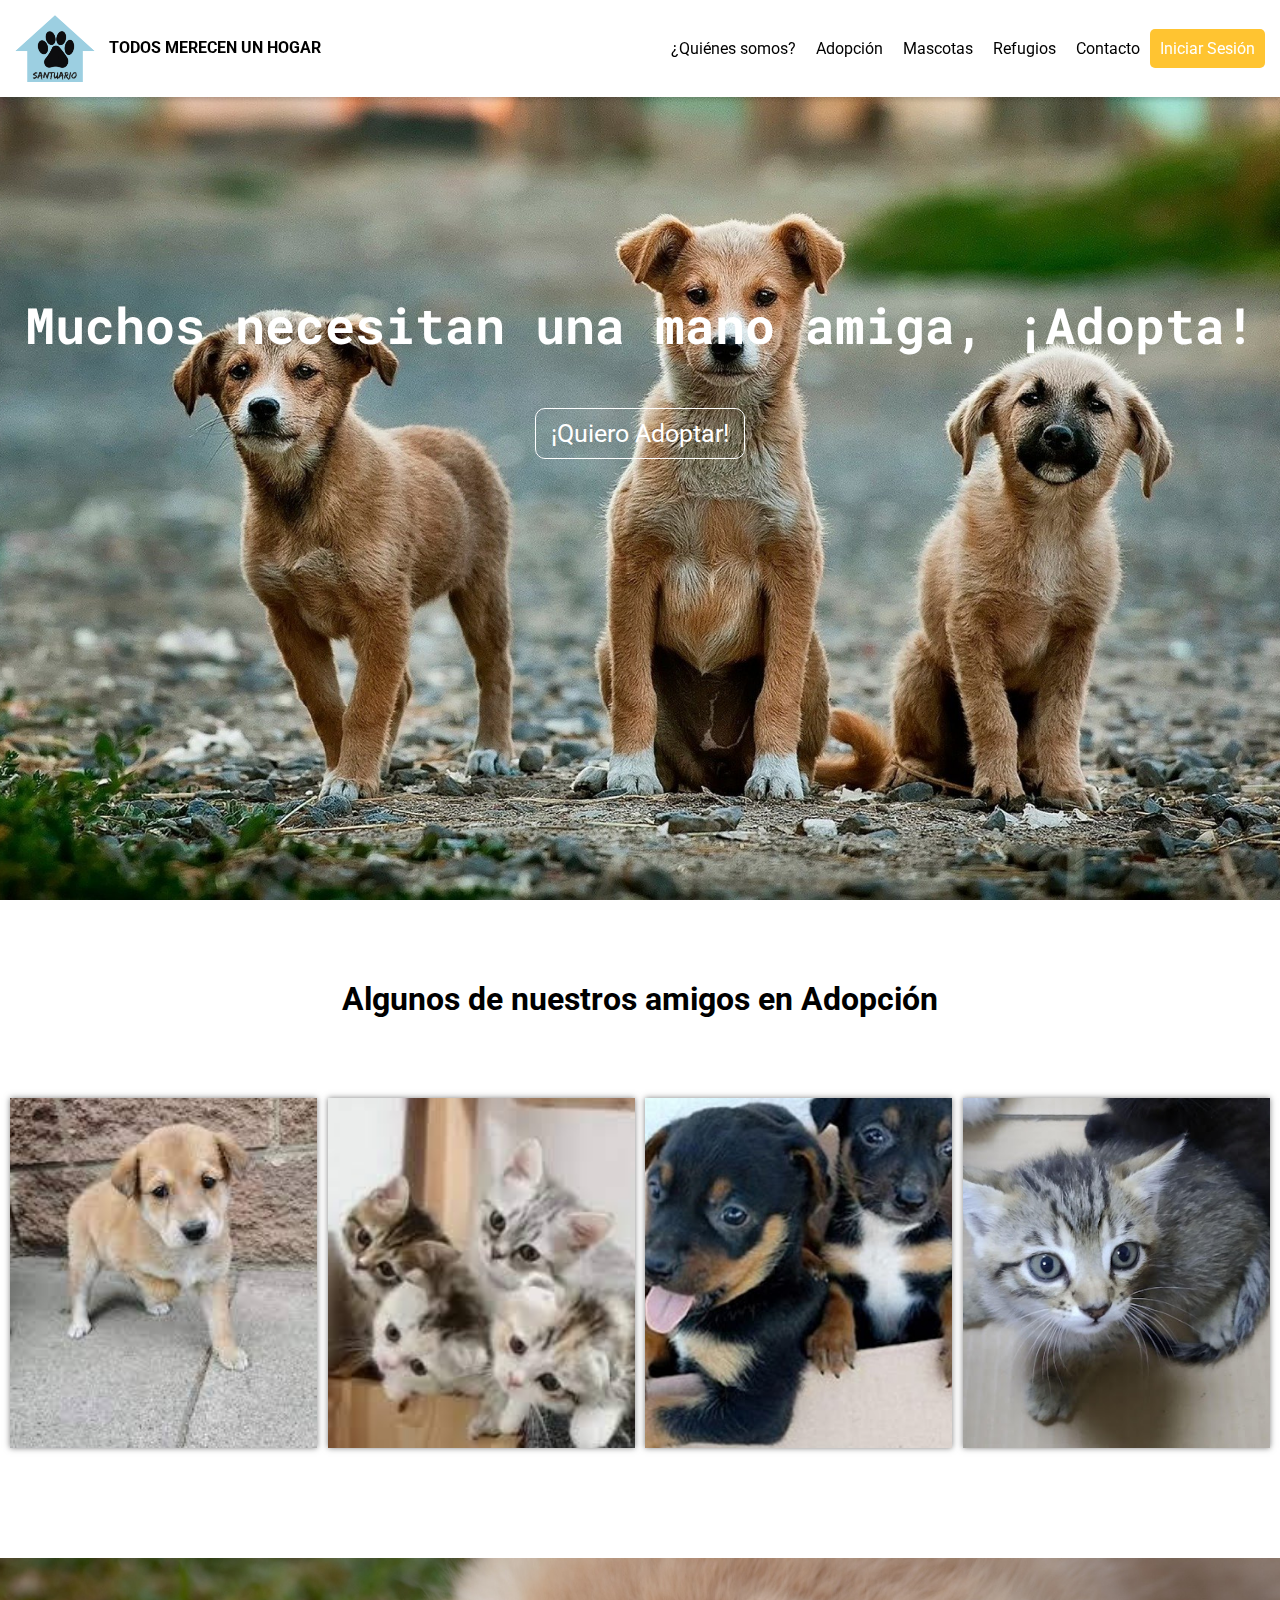
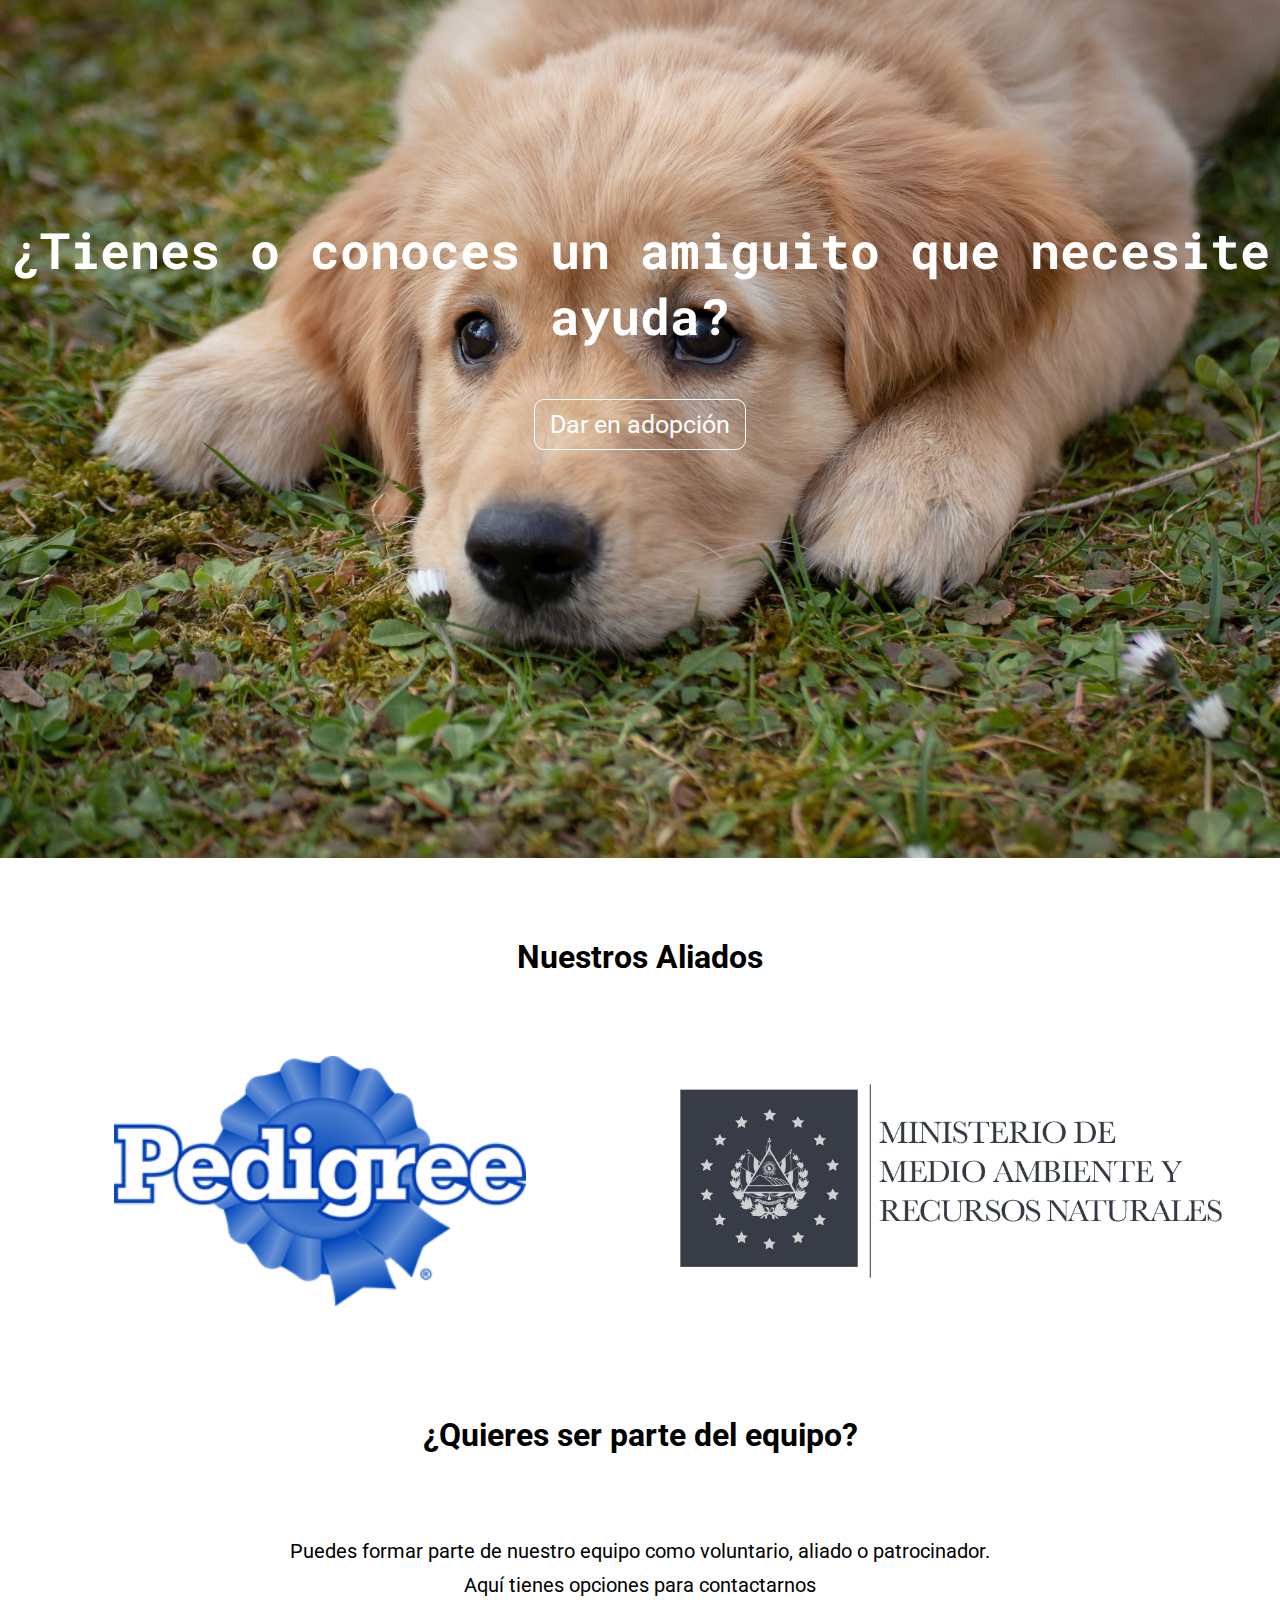
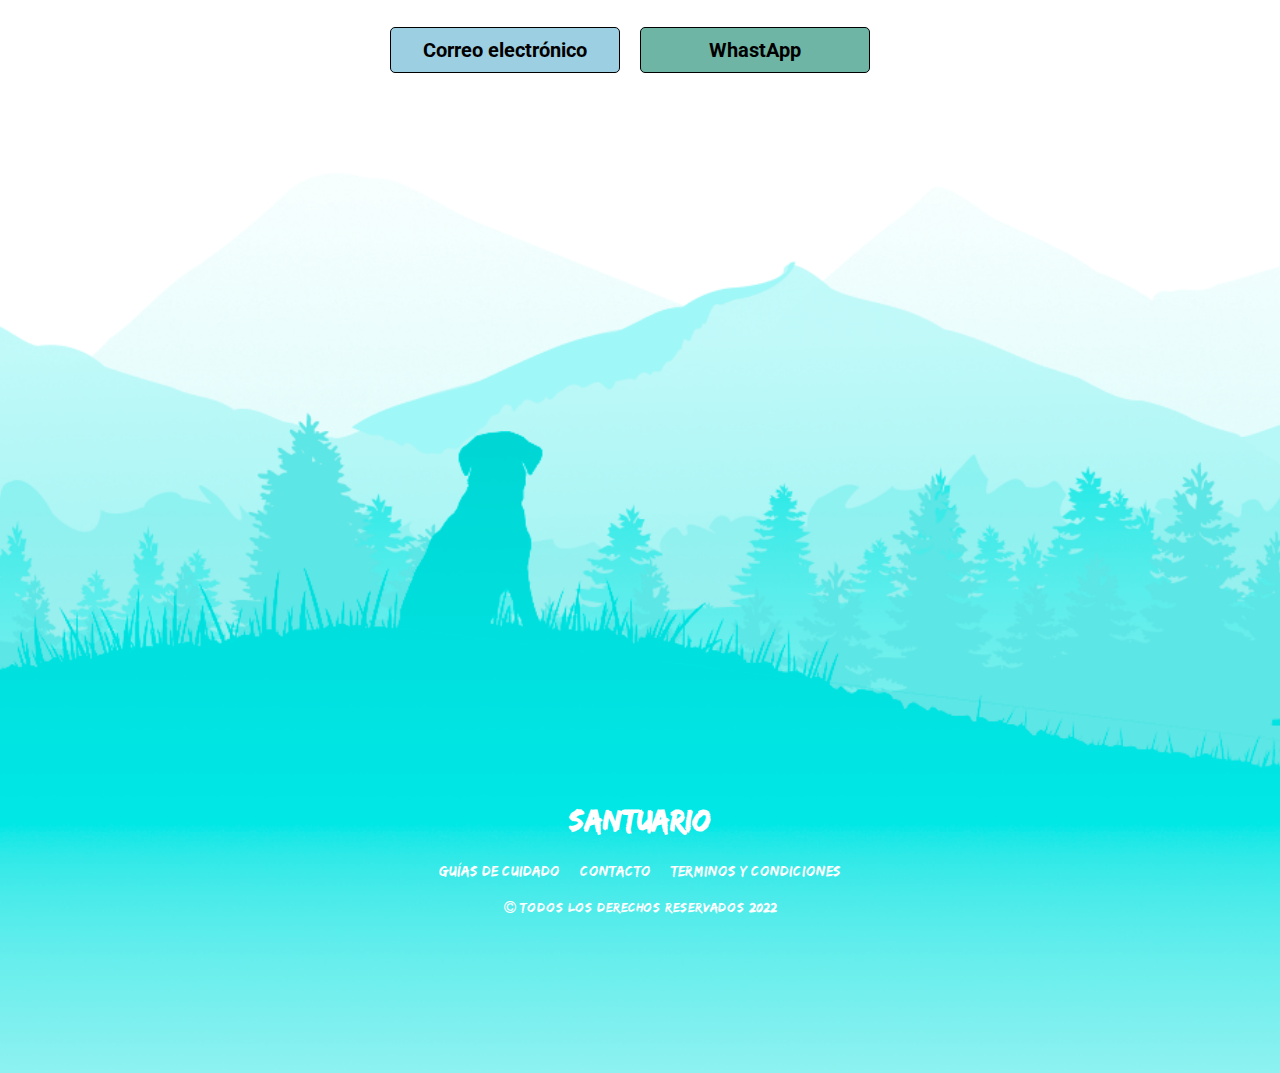
<file: index.html>
<!DOCTYPE html>
<html lang="en">
<head>
    <meta charset="UTF-8">
    <meta http-equiv="X-UA-Compatible" content="IE=edge">
    <meta name="viewport" content="width=device-width, initial-scale=1.0">
    <title>Index</title>
    <link rel="stylesheet" href="css/index.css">
    <link rel="stylesheet" href="css/header-footer.css">
    <link rel="stylesheet" href="https://cdnjs.cloudflare.com/ajax/libs/font-awesome/4.7.0/css/font-awesome.min.css">
</head>
<body>
    <header>
        <nav class="header__navbar">
            <div class="left">
                <a href="index.html" class="anchor-image"><img src="img/santuario.png"></a>
                <a href="formulario_adopcion.html" class="banner">TODOS MERECEN UN HOGAR</a>
            </div>
            <input type="checkbox" id="click">
            <label for="click" class="menu-btn">
                <i class="fa fa-bars"></i>
            </label>
            <ul class="right">
                <li><a href="quienes_somos.html">¿Quiénes somos?</a></li>
                <li><a href="adopcion.html">Adopción</a></li>
                <li><a href="listado_mascotas.html">Mascotas</a></li>
                <li><a href="refugios.html">Refugios</a></li>
                <li><a href="contactanos.html">Contacto</a></li>
                <li><a href="iniciar_sesion.html" class="loggin">Iniciar Sesión</a></li>
            </ul>
        </nav>
        <section class="contenido_heroe">
            <div class="texto_heroe">
                <h1>Muchos necesitan una mano amiga, ¡Adopta!</h1>
            <a href="listado_mascotas.html" class="heroe__cta">¡Quiero Adoptar!</a>
            </div>
        </section>
    </header>
    
    <main>
        <section class="portafolio">
            <h1 class="subtitulo__heroe">
                Algunos de nuestros amigos en Adopción
            </h1>
            <div class="galeria">
                <div class="presentacion__foto">
                <img src="img/perro1.jpg" alt="">
                </div>
                <div class="presentacion__foto">
                <img src="img/gato1.jpg" alt="">
                </div>
                <div class="presentacion__foto">
                <img src="img/perro2.jpg" alt="">
                </div>
                <div class="presentacion__foto">
                <img src="img/gato2.jpg" alt="">
                </div>
            </div>
        </section>
        <section class="contenedor_sub_hereo">
            <div class="contenido_sub_heroe">
                <div class="heroe__textos">
                    <div class="texto_heroe">
                        <h1>¿Tienes o conoces un amiguito que necesite ayuda?</h1>
                    <a href="Dar_en_adopcion.html" class="heroe__cta">Dar en adopción</a>
                    </div>
                </div>
            </div>
        </section>
        <section class="portafolio">
            <h1 class="subtitulo__heroe">
                Nuestros Aliados
            </h1>
            <div class="galeria">
                <div class="presentacion__aliado">
                <img src="img/pedigree.png" alt="">
                </div>
                <div class="presentacion__aliado">
                <img src="img/logo_gob.png" alt="">
                </div>
            </div>
        </section>
        <section class="portafolio">
            <h1 class="subtitulo__heroe">
                ¿Quieres ser parte del equipo?
            </h1>
            <p class="subtitulo__equipo">
                Puedes formar parte de nuestro equipo como voluntario, aliado o patrocinador.
            </p>
            <p class="subtitulo__equipo">
                Aquí tienes opciones para contactarnos
            </p>
        
        <div class="contenedor_aliado">
                <a href="mailto:santuario_mascotas@gmail.com?Subject=Quiero%20formar%20parte%20de%20su%20equipo%20-%20SOY%20VOLUNTARIO" class="contenido_aliado aliado__correo">Correo electrónico</a>
                <a href="https://api.whatsapp.com/send?phone=+50370696958&text=Hola, Nececito mas informacion!" class="contenido_aliado aliado__wap">WhastApp</a>
                </div>  
        </section>
    </main>
    <footer class="footer__container">
        <div class="footer__wrapper">
            <h1 class="footer__title">SANTUARIO</h1>
            <nav class="footer__navbar">
                <ul>
                    <li><a href="adopcion.html">GUÍAS DE CUIDADO</a></li>
                    <li><a href="contactanos.html">CONTACTO</a></li>
                    <li><a href="registrate.html">TERMINOS Y CONDICIONES</a></li>
                </ul>
            </nav>
            <p class="footer__copyright"><i class="fa fa-copyright"></i> TODOS LOS DERECHOS RESERVADOS 2022</P>
        </div>
    </footer>
</body>
</html>
</file>
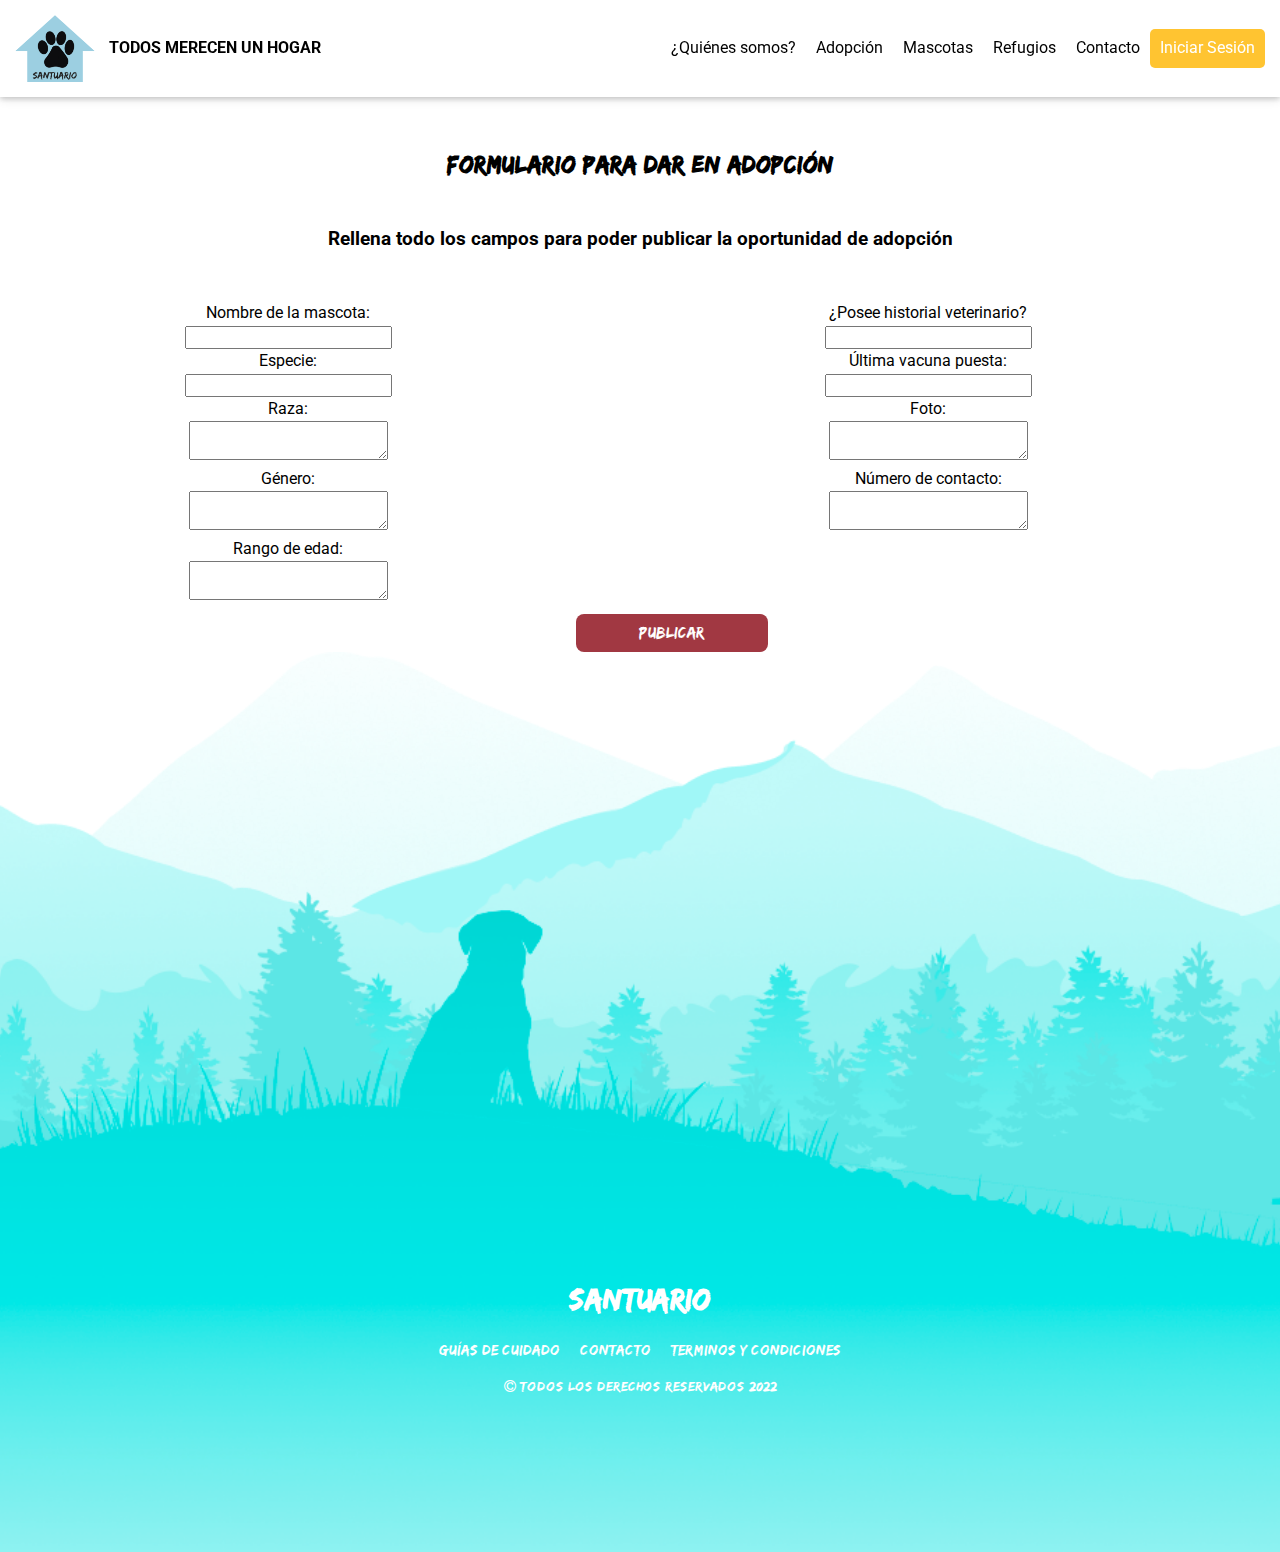
<file: Dar_en_adopcion.html>
<!DOCTYPE html>
<html>
<head>
	<meta charset="UTF-8">
    <meta http-equiv="X-UA-Compatible" content="IE=edge">
    <meta name="viewport" content="width=device-width, initial-scale=1.0, user-scalable=no">
    <link rel="stylesheet" type="text/css" href="css/Dar_en_adopcion.css">
    <link rel="stylesheet" href="css/normalize.css">
	<link rel="stylesheet" href="css/header-footer.css">
    <link rel="stylesheet" href="https://cdnjs.cloudflare.com/ajax/libs/font-awesome/4.7.0/css/font-awesome.min.css">

	<title>Dar en adopción</title>
</head>
<body>
	<header>
        <nav class="header__navbar">
            <div class="left">
                <a href="index.html" class="anchor-image"><img src="img/santuario.png"></a>
                <a href="formulario_adopcion.html" class="banner">TODOS MERECEN UN HOGAR</a>
            </div>
            <input type="checkbox" id="click">
            <label for="click" class="menu-btn">
                <i class="fa fa-bars"></i>
            </label>
            <ul class="right">
                <li><a href="quienes_somos.html">¿Quiénes somos?</a></li>
                <li><a href="adopcion.html">Adopción</a></li>
                <li><a href="listado_mascotas.html">Mascotas</a></li>
                <li><a href="refugios.html">Refugios</a></li>
                <li><a href="contactanos.html">Contacto</a></li>
                <li><a href="iniciar_sesion.html" class="loggin">Iniciar Sesión</a></li>
            </ul>
        </nav>
    </header>
	<section class="container">
		<!--Formulario-->
		<form class="form-contacto">
            <h2 class="encabezado">Formulario para dar en adopción</h2>
            <h3 class="descripcion">Rellena todo los campos para poder publicar la oportunidad de adopción</h3>
			<div class="Formulario">
				<div class="columna1">
					<label for="Nombre de la mascota">
						<p>Nombre de la mascota:</p>
						<input type="text" id="nombre" name="nombre" class="campo" required>
					</label>
					<label for="Especie">
						<p>Especie:</p>
						<input type="email" id="correo" name="correo" class="campo"  required>
					</label>
					<label for="Raza">
						<p>Raza:</p>
						<textarea id="mensaje" name="mensaje" class="campo"   required></textarea>
					</label>
					<label for="Género">
						<p>Género:</p>
						<textarea id="mensaje" name="mensaje" class="campo"   required></textarea>
					</label>
					<label for="Rango de edad">
						<p>Rango de edad:</p>
						<textarea id="mensaje" name="mensaje" class="campo"   required></textarea>
					</label>
				</div>
				<div class="columna 2">
					<label for="¿Posee historial veterinario?">
						<p>¿Posee historial veterinario?</p>
						<input type="text" id="nombre" name="nombre" class="campo" required>
					</label>
					<label for="Última vacuna puesta">
						<p>Última vacuna puesta:</p>
						<input type="email" id="correo" name="correo" class="campo"  required>
					</label>
					<label for="Foto">
						<p>Foto:</p>
						<textarea id="mensaje" name="mensaje" class="campo"   required></textarea>
					</label>
					<label for="Número de contacto">
						<p>Número de contacto:</p>
						<textarea id="mensaje" name="mensaje" class="campo"   required></textarea>
					</label>
				</div>
				
			</div>
			<div class="boton">
				<button type="submit" class="boton">Publicar</button>
			</div>
            
        </form>
		
		<footer class="footer__container">
			<div class="footer__wrapper">
				<h1 class="footer__title">SANTUARIO</h1>
				<nav class="footer__navbar">
					<ul>
						<li><a href="adopcion.html">GUÍAS DE CUIDADO</a></li>
						<li><a href="contactanos.html">CONTACTO</a></li>
						<li><a href="registrate.html">TERMINOS Y CONDICIONES</a></li>
					</ul>
				</nav>
				<p class="footer__copyright"><i class="fa fa-copyright"></i> TODOS LOS DERECHOS RESERVADOS 2022</P>
			</div>
		</footer>
		</div>
	</section>
</body>
</html>
</file>
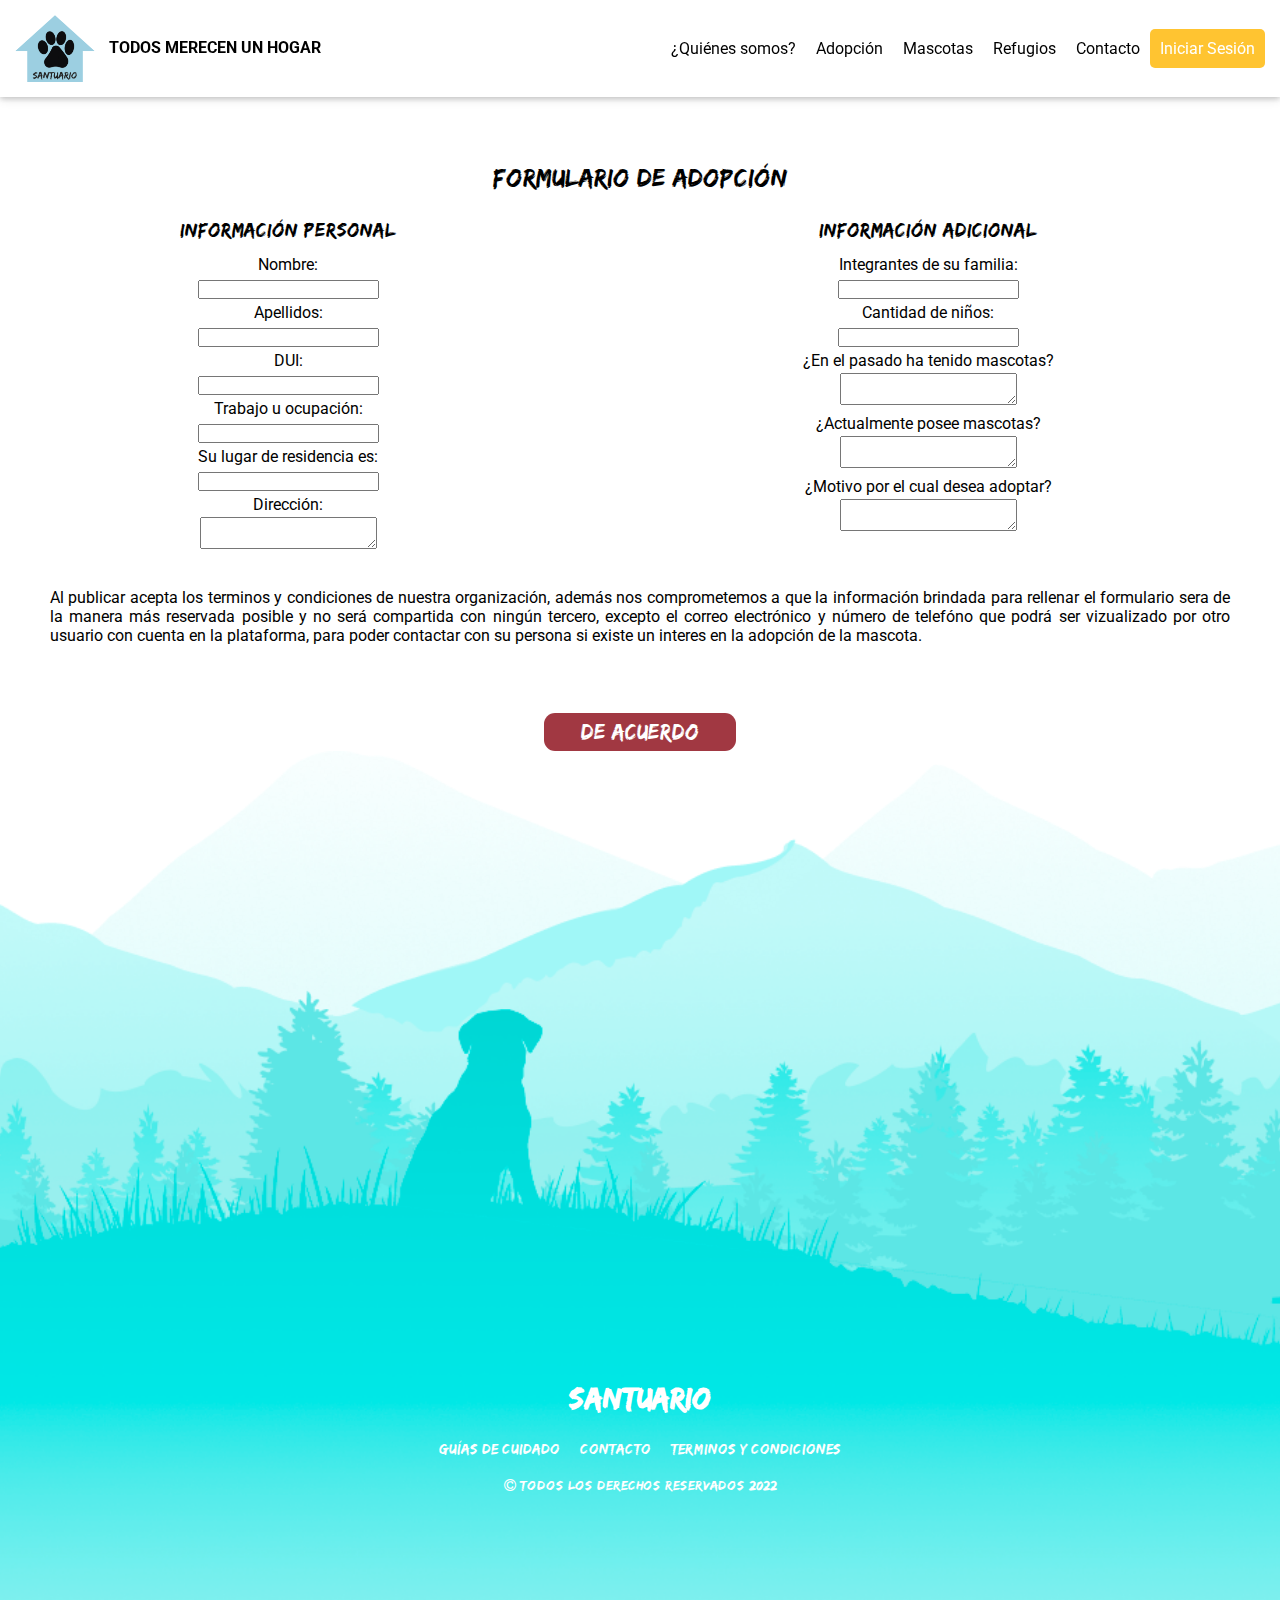
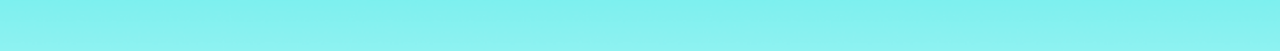
<file: formulario_adopcion.html>
<!DOCTYPE html>
<html lang="en">
<head>
    <meta charset="UTF-8">
    <meta http-equiv="X-UA-Compatible" content="IE=edge">
    <meta name="viewport" content="width=device-width, initial-scale=1.0">
    <title>Formulario de adopción</title>
    <link rel="stylesheet" href="css/formulario_adopcion.css">
    <link rel="stylesheet" href="css/splash.css">
    <link rel="stylesheet" href="css/header-footer.css">
    <link rel="stylesheet" href="https://cdnjs.cloudflare.com/ajax/libs/font-awesome/4.7.0/css/font-awesome.min.css">
</head>
<body>
    <header>
        <nav class="header__navbar">
            <div class="left">
                <a href="index.html" class="anchor-image"><img src="img/santuario.png"></a>
                <a href="formulario_adopcion.html" class="banner">TODOS MERECEN UN HOGAR</a>
            </div>
            <input type="checkbox" id="click">
            <label for="click" class="menu-btn">
                <i class="fa fa-bars"></i>
            </label>
            <ul class="right">
                <li><a href="quienes_somos.html">¿Quiénes somos?</a></li>
                <li><a href="adopcion.html">Adopción</a></li>
                <li><a href="listado_mascotas.html">Mascotas</a></li>
                <li><a href="refugios.html">Refugios</a></li>
                <li><a href="contactanos.html">Contacto</a></li>
                <li><a href="iniciar_sesion.html" class="loggin">Iniciar Sesión</a></li>
            </ul>
        </nav>
    </header>

    <main>
        <section>
            <!--Formulario-->
            <form class="form-contacto">
                <p class="titulo">FORMULARIO DE ADOPCIÓN</p>
                <div class="formulario">
                    <div class="columna1">
                        <p class="titulo2">INFORMACIÓN PERSONAL</p>
                        <label for="Nombre">
                            <p>Nombre:</p>
                            <input type="text" id="nombre" name="nombre" class="campo" required />
                        </label>
                        <label for="Apellidos">
                            <p>Apellidos:</p>
                            <input type="text" id="apellido" name="apellido" class="campo" required />
                        </label>
                        <label for="DUI">
                            <p>DUI:</p>
                            <input type="text" id="dui" name="dui" class="campo" required />
                        </label>
                        <label for="Trabajo u ocupación">
                            <p>Trabajo u ocupación:</p>
                            <input type="text" id="trabajo" name="trabajo" class="campo" required />
                        </label>
                        <label for="Lugar de residencia">
                            <p>Su lugar de residencia es:</p>
                            <input type="text" id="residencia" name="residencia" class="campo" required />
                        </label>
                        <label for="Dirección">
                            <p>Dirección:</p>
                            <textarea id="direccion" name="direccion" class="campo" required></textarea>
                        </label>
                    </div>
                    <div class="columna 2">
                        <p class="titulo2">INFORMACIÓN ADICIONAL</p>
                        <label for="Integrantes de su familia">
                            <p>Integrantes de su familia:</p>
                            <input type="text" id="familia" name="familia" class="campo" required />
                        </label>
                        <label for="Cantidad de niños">
                            <p>Cantidad de niños:</p>
                            <input type="text" id="niños" name="niños" class="campo" required />
                        </label>
                        <label for="¿En el pasado ha tenido mascotas?">
                            <p>¿En el pasado ha tenido mascotas?</p>
                            <textarea id="mascotas_tenidas" name="mascotas_tenidas" class="campo" required></textarea>
                        </label>
                        <label for="¿Actualmente posee mascotas?">
                            <p>¿Actualmente posee mascotas?</p>
                            <textarea id="posee_mascotas" name="posee_mascotas" class="campo" required></textarea>
                        </label>
                        <label for="Motivo de adopcion">
                            <p>¿Motivo por el cual desea adoptar?</p>
                            <textarea id="motivo_adopcion" name="motivo_adopcion" class="campo" required></textarea>
                        </label>
                    </div>
                </div>
                <div class="boton">
                    <p>Al publicar acepta los terminos y condiciones de nuestra organización, además nos comprometemos a que la información brindada para rellenar el formulario sera de la manera más reservada posible y no será compartida con ningún tercero, excepto el correo electrónico y número de telefóno que podrá ser vizualizado por otro usuario con cuenta en la plataforma, para poder contactar con su persona si existe un interes en la adopción de la mascota.</p><br>
                    <button type="submit" class="boton">DE ACUERDO</button>
                </div>
            </form>
        </section>
    </main>
    <footer class="footer__container">
        <div class="footer__wrapper">
            <h1 class="footer__title">SANTUARIO</h1>
            <nav class="footer__navbar">
                <ul>
                    <li><a href="adopcion.html">GUÍAS DE CUIDADO</a></li>
                    <li><a href="contactanos.html">CONTACTO</a></li>
                    <li><a href="registrate.html">TERMINOS Y CONDICIONES</a></li>
                </ul>
            </nav>
            <p class="footer__copyright"><i class="fa fa-copyright"></i> TODOS LOS DERECHOS RESERVADOS 2022</P>
        </div>
    </footer>

    <script src='http://cdnjs.cloudflare.com/ajax/libs/jquery/2.1.3/jquery.min.js'></script>
    <script src="js/splash.js"></script>

</body>
</html>
</file>
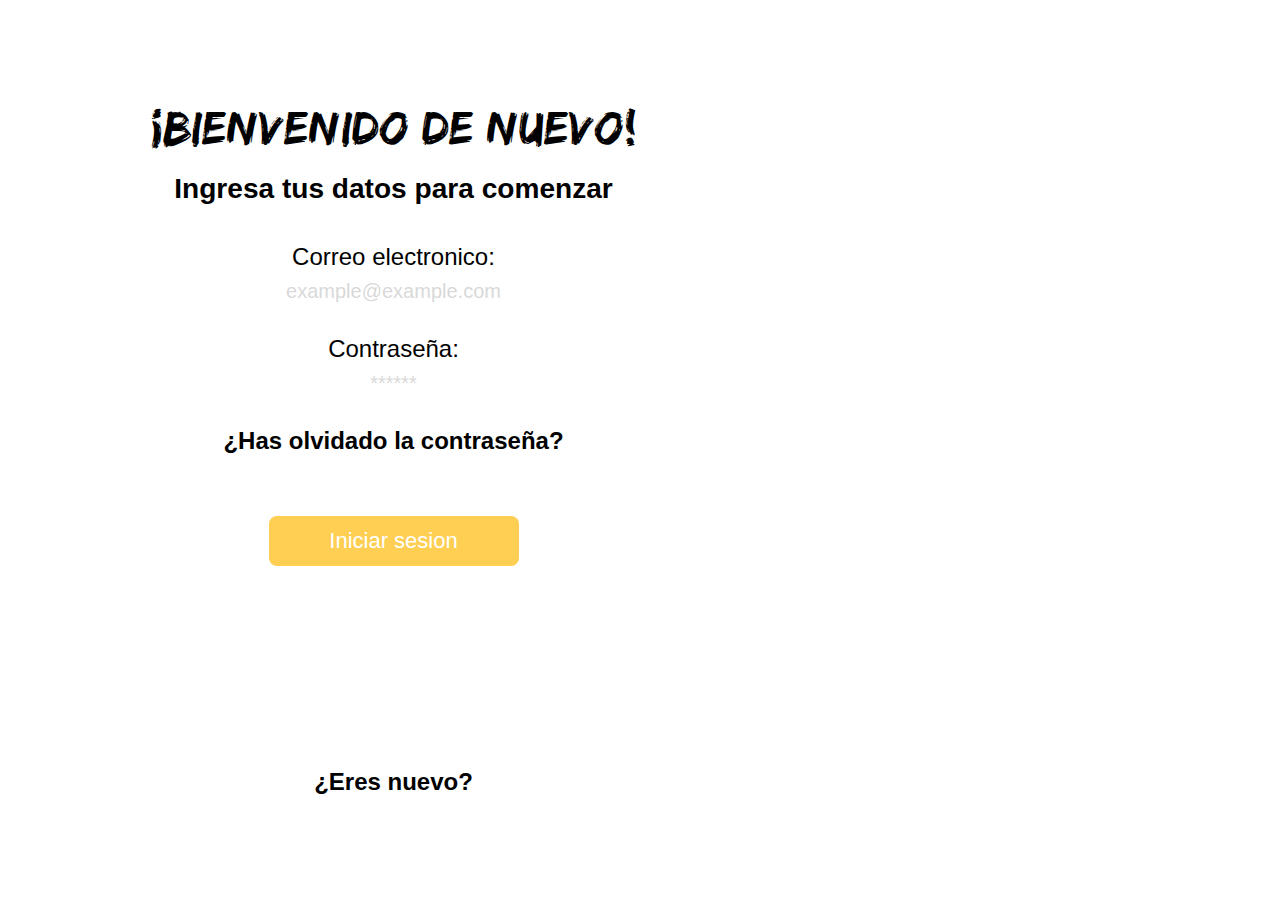
<file: iniciar_sesion.html>
<!DOCTYPE html>
<html lang="es">

<head>
    <meta charset="UTF-8">
    <meta http-equiv="X-UA-Compatible" content="IE=edge">
    <meta name="viewport" content="width=device-width, initial-scale=1.0, user-scalable=no">
    <link rel="stylesheet" href="css/sesion.css">
    <link rel="stylesheet" href="css/font.css">
    <title>Iniciar Sesion</title>
</head>

<body>
    <div class="contenedor">
        <h2 class="encabezado">¡BIENVENIDO DE NUEVO!</h2>
        <h3 class="descripcion">Ingresa tus datos para comenzar</h3>
        <form action="index.html" class="logueo">
            <ul>
                <div class="correo">
                    <li>
                        <label for="mail">Correo electronico:</label>
                    </li>
                    <li>
                        <input type="email" id="mail" name="email" class="campo" placeholder="example@example.com" required>
                    </li>
                </div>
                <div class="contra">
                    <li>
                        <label for="password">Contraseña:</label>
                    </li>
                    <li>
                        <input type="password" id="password" name="password" class="campo" placeholder="******" required>
                    </li>
                </div>
                <div>
                    <h4>¿Has olvidado la contraseña?</h4>
                    <a id="recuperar" href="" class="enlace">Recuperar contraseña</a>
                </div>
                <div>
                    <button type="submit" class="boton">Iniciar sesion</button>
                </div>
            </ul>
        </form>
        
        <h4>¿Eres nuevo?</h4>
        <a id="registrar" href="Registrate.html" class="enlace">Registrate ahora</a>
    </div>

    <footer class="footer">
        <div>
            <a class="credito" href="https://www.freepik.com/photos/brush"> Brush photo created by freepik </a>
        </div>        
    </footer>

</body>

</html>
</file>
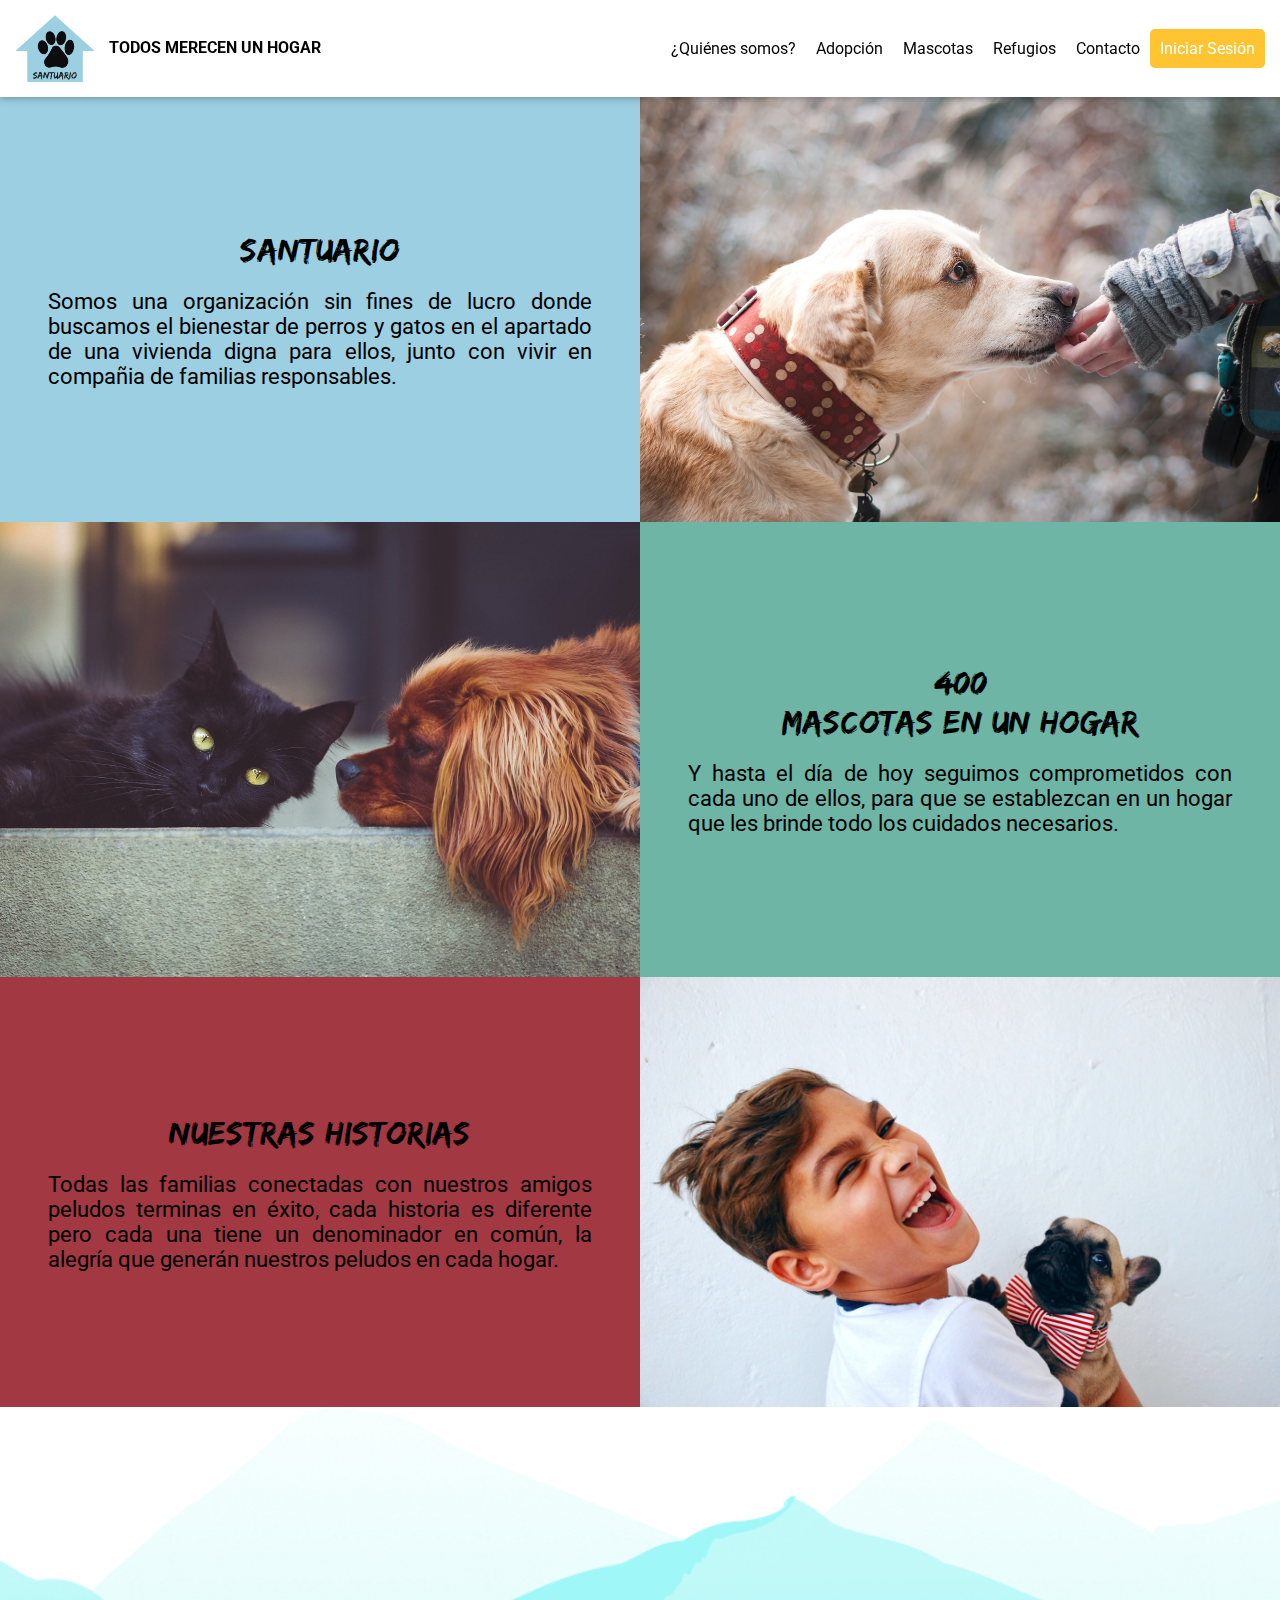
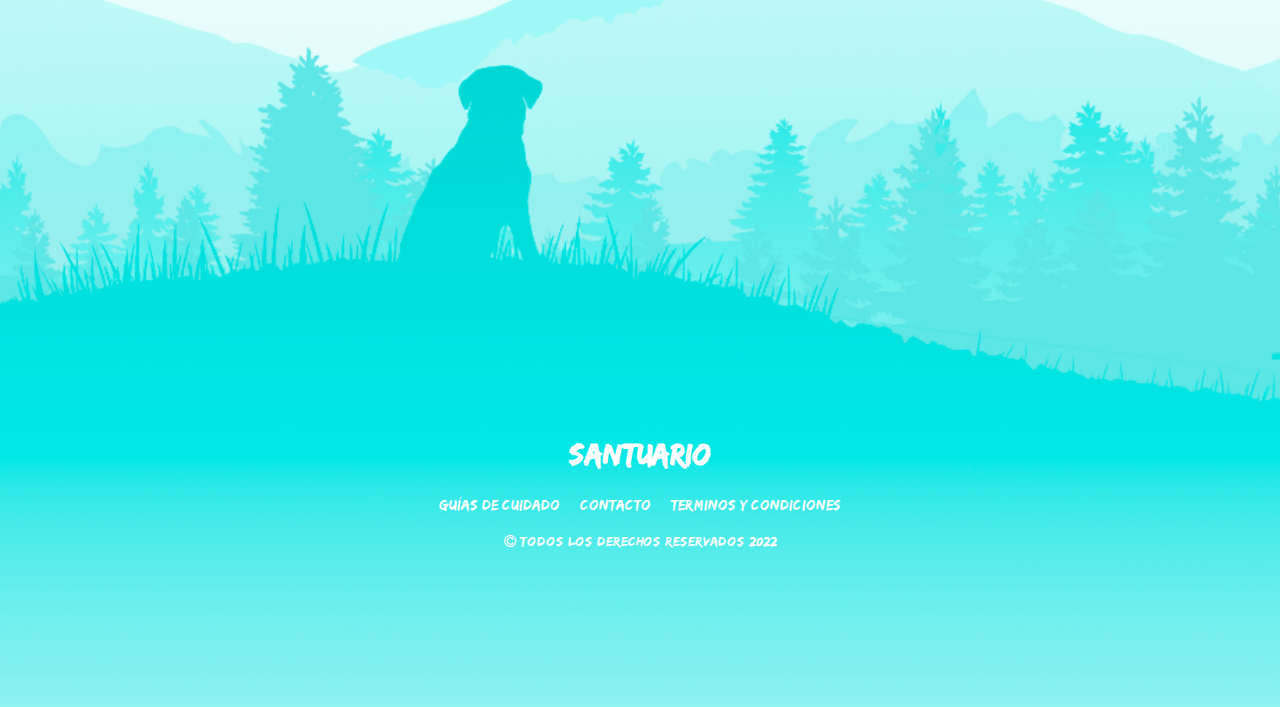
<file: quienes_somos.html>
<!DOCTYPE html>
<html>
<head>
	<meta charset="UTF-8">
    <meta http-equiv="X-UA-Compatible" content="IE=edge">
    <meta name="viewport" content="width=device-width, initial-scale=1.0, user-scalable=no">
	<title>¿Quiénes Somos?</title>
	<link rel="stylesheet" href="css/header-footer.css">
	<link rel="stylesheet" href="css/quienes_somos.css">
    <link rel="stylesheet" href="https://cdnjs.cloudflare.com/ajax/libs/font-awesome/4.7.0/css/font-awesome.min.css">
</head>
<body>
	<header>
        <nav class="header__navbar">
            <div class="left">
                <a href="index.html" class="anchor-image"><img src="img/santuario.png"></a>
                <a href="formulario_adopcion.html" class="banner">TODOS MERECEN UN HOGAR</a>
            </div>
            <input type="checkbox" id="click">
            <label for="click" class="menu-btn">
                <i class="fa fa-bars"></i>
            </label>
            <ul class="right">
                <li><a href="quienes_somos.html">¿Quiénes somos?</a></li>
                <li><a href="adopcion.html">Adopción</a></li>
                <li><a href="listado_mascotas.html">Mascotas</a></li>
                <li><a href="refugios.html">Refugios</a></li>
                <li><a href="contactanos.html">Contacto</a></li>
                <li><a href="iniciar_sesion.html" class="loggin">Iniciar Sesión</a></li>
            </ul>
        </nav>
    </header>
	<main>
		<section class="info-grid">
			<div class="info info--blue">
				<h2 class="info__title">Santuario</h2>
				<p class="info__text">Somos una organización sin fines de lucro donde buscamos el bienestar de perros y gatos en el apartado de una vivienda digna para ellos, junto con vivir en compañia de familias responsables.</p>
			</div>
			<img src="img\dog-1861839_1920.jpg" class=" info__img info-santuario__img">
			<img src="img\dog-2606759_1920.jpg" class="info__img info-mascotas__img">
			<div class="info info--green">
				<h2 class="info__title">400 <br> Mascotas en un hogar</h2>
				<p class="info__text">Y hasta el día de hoy seguimos comprometidos con cada uno de ellos, para que se establezcan en un hogar que les brinde todo los cuidados necesarios.</p>
			</div>
			<div class="info info--red">
				<h2 class="info__title">Nuestras Historias</h2>
				<p class="info__text">Todas las familias conectadas con nuestros amigos peludos terminas en éxito, cada historia es diferente pero cada una tiene un denominador en común, la alegría que generán nuestros peludos en cada hogar.</p>
			</div>
			<img src="img\alicia-jones-fnCywjEgp8U-unsplash.jpg" class="info__img info-historias__img">
		</section>
	</main>

	<footer class="footer__container">
        <div class="footer__wrapper">
            <h1 class="footer__title">SANTUARIO</h1>
            <nav class="footer__navbar">
                <ul>
                    <li><a href="adopcion.html">GUÍAS DE CUIDADO</a></li>
                    <li><a href="contactanos.html">CONTACTO</a></li>
                    <li><a href="registrate.html">TERMINOS Y CONDICIONES</a></li>
                </ul>
            </nav>
            <p class="footer__copyright"><i class="fa fa-copyright"></i> TODOS LOS DERECHOS RESERVADOS 2022</P>
        </div>
    </footer>
</body>
</html>
</file>
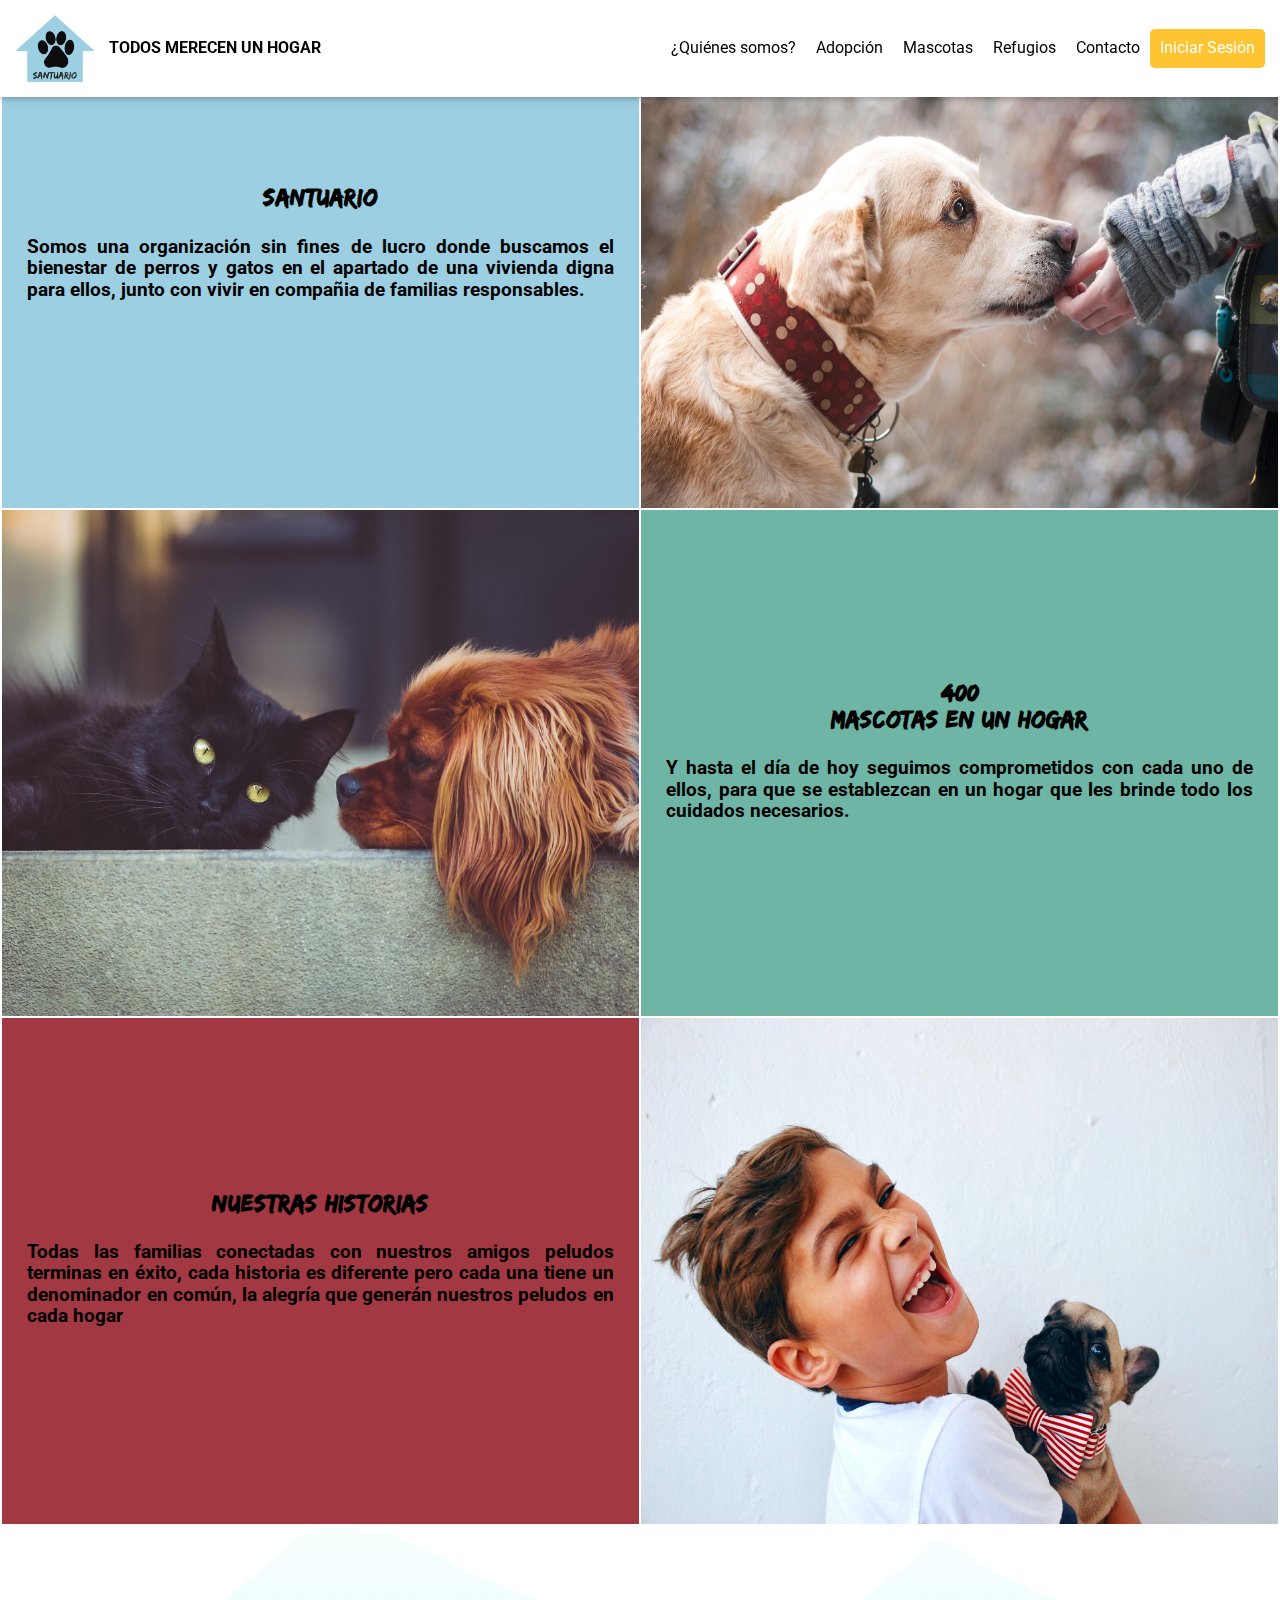
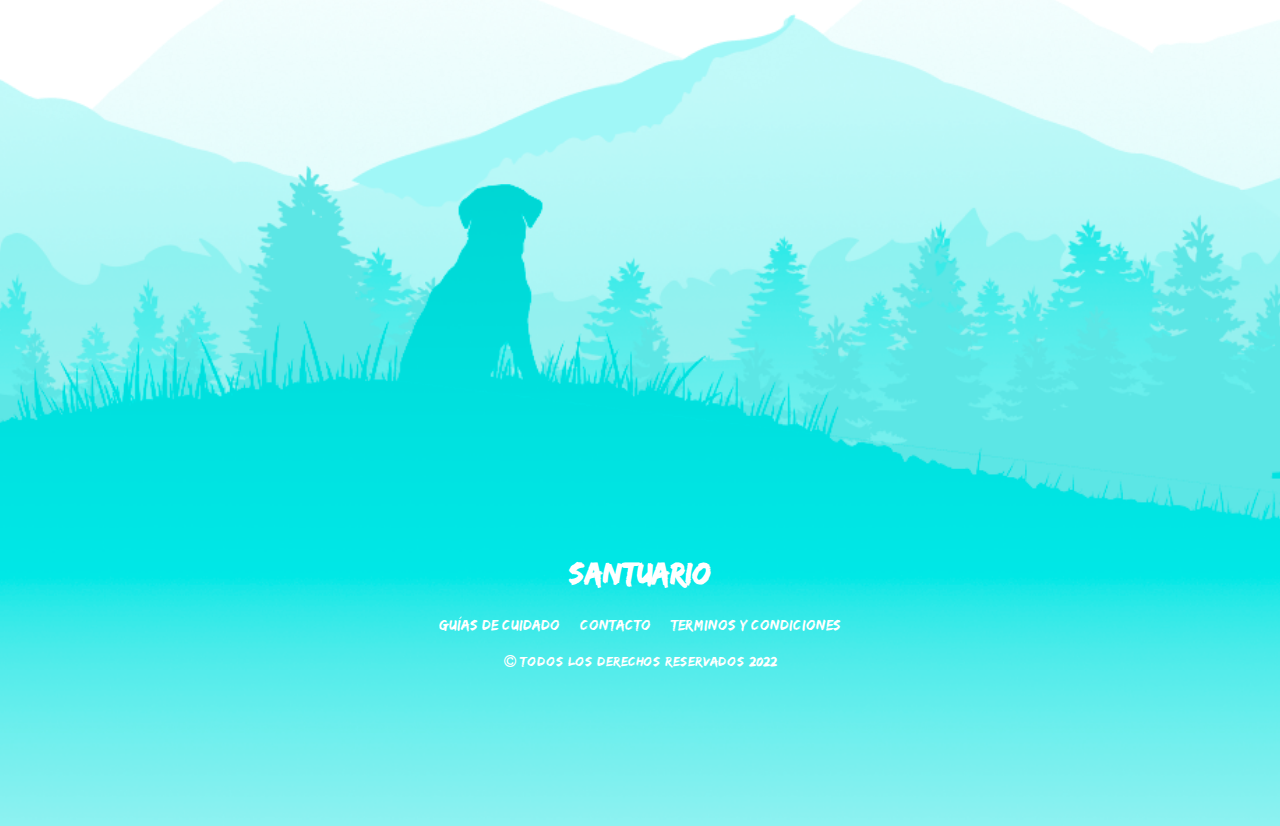
<file: Quienes_somos.html>
<!DOCTYPE html>
<html>
<head>
	<meta charset="UTF-8">
    <meta http-equiv="X-UA-Compatible" content="IE=edge">
    <meta name="viewport" content="width=device-width, initial-scale=1.0, user-scalable=no">
    <link rel="stylesheet" type="text/css" href="css/basico.css">
    <link rel="stylesheet" href="css/normalize.css">
	<title>¿Quiénes Somos?</title>
	<link rel="stylesheet" href="css/header-footer.css">
    <link rel="stylesheet" href="https://cdnjs.cloudflare.com/ajax/libs/font-awesome/4.7.0/css/font-awesome.min.css">
</head>
<body>
	<header>
        <nav class="header__navbar">
            <div class="left">
                <a href="index.html" class="anchor-image"><img src="img/santuario.png"></a>
                <a href="formulario_adopcion.html" class="banner">TODOS MERECEN UN HOGAR</a>
            </div>
            <input type="checkbox" id="click">
            <label for="click" class="menu-btn">
                <i class="fa fa-bars"></i>
            </label>
            <ul class="right">
                <li><a href="quienes_somos.html">¿Quiénes somos?</a></li>
                <li><a href="adopcion.html">Adopción</a></li>
                <li><a href="listado_mascotas.html">Mascotas</a></li>
                <li><a href="refugios.html">Refugios</a></li>
                <li><a href="contactanos.html">Contacto</a></li>
                <li><a href="iniciar_sesion.html" class="loggin">Iniciar Sesión</a></li>
            </ul>
        </nav>
    </header>
	<section>
		
		<div class="tabla">
			<table>
				<tr >
					<td id="info1">
						
							<h2>Santuario</h2>
							<h3>Somos una organización sin fines de lucro donde buscamos el bienestar de perros y gatos en el apartado de una vivienda digna para ellos, junto con vivir en compañia de familias responsables.</h3>
						
					</td>
					<td>
						<img src="img\dog-1861839_1920.jpg" class="info1_foto">
					</td>
				</tr>
				<tr >
					<td>
						<img src="img\dog-2606759_1920.jpg" class="info2_foto">
					</td>
					<td id="info2">
						
						<h2>400</h2>
						<h2>Mascotas en un hogar</h2>
							<h3>Y hasta el día de hoy seguimos comprometidos
							con cada uno de ellos, para que se establezcan en 
						un hogar que les brinde todo los cuidados necesarios.</h3>
					</td>
				</tr>
				<tr >
					<td id="info3">
						<h2>Nuestras Historias</h2>
							<h3>Todas las familias conectadas con nuestros amigos peludos terminas en éxito, cada historia es diferente pero cada una tiene un denominador en común, la alegría que generán nuestros peludos en cada hogar</h3>
					</td>
					<td>
						<img src="img\alicia-jones-fnCywjEgp8U-unsplash.jpg" class="info3_foto">
					</td>
				</tr>
			</table>
		</div>
	</section>
	<footer class="footer__container">
        <div class="footer__wrapper">
            <h1 class="footer__title">SANTUARIO</h1>
            <nav class="footer__navbar">
                <ul>
                    <li><a href="adopcion.html">GUÍAS DE CUIDADO</a></li>
                    <li><a href="contactanos.html">CONTACTO</a></li>
                    <li><a href="registrate.html">TERMINOS Y CONDICIONES</a></li>
                </ul>
            </nav>
            <p class="footer__copyright"><i class="fa fa-copyright"></i> TODOS LOS DERECHOS RESERVADOS 2022</P>
        </div>
    </footer>
</body>
</html>
</file>
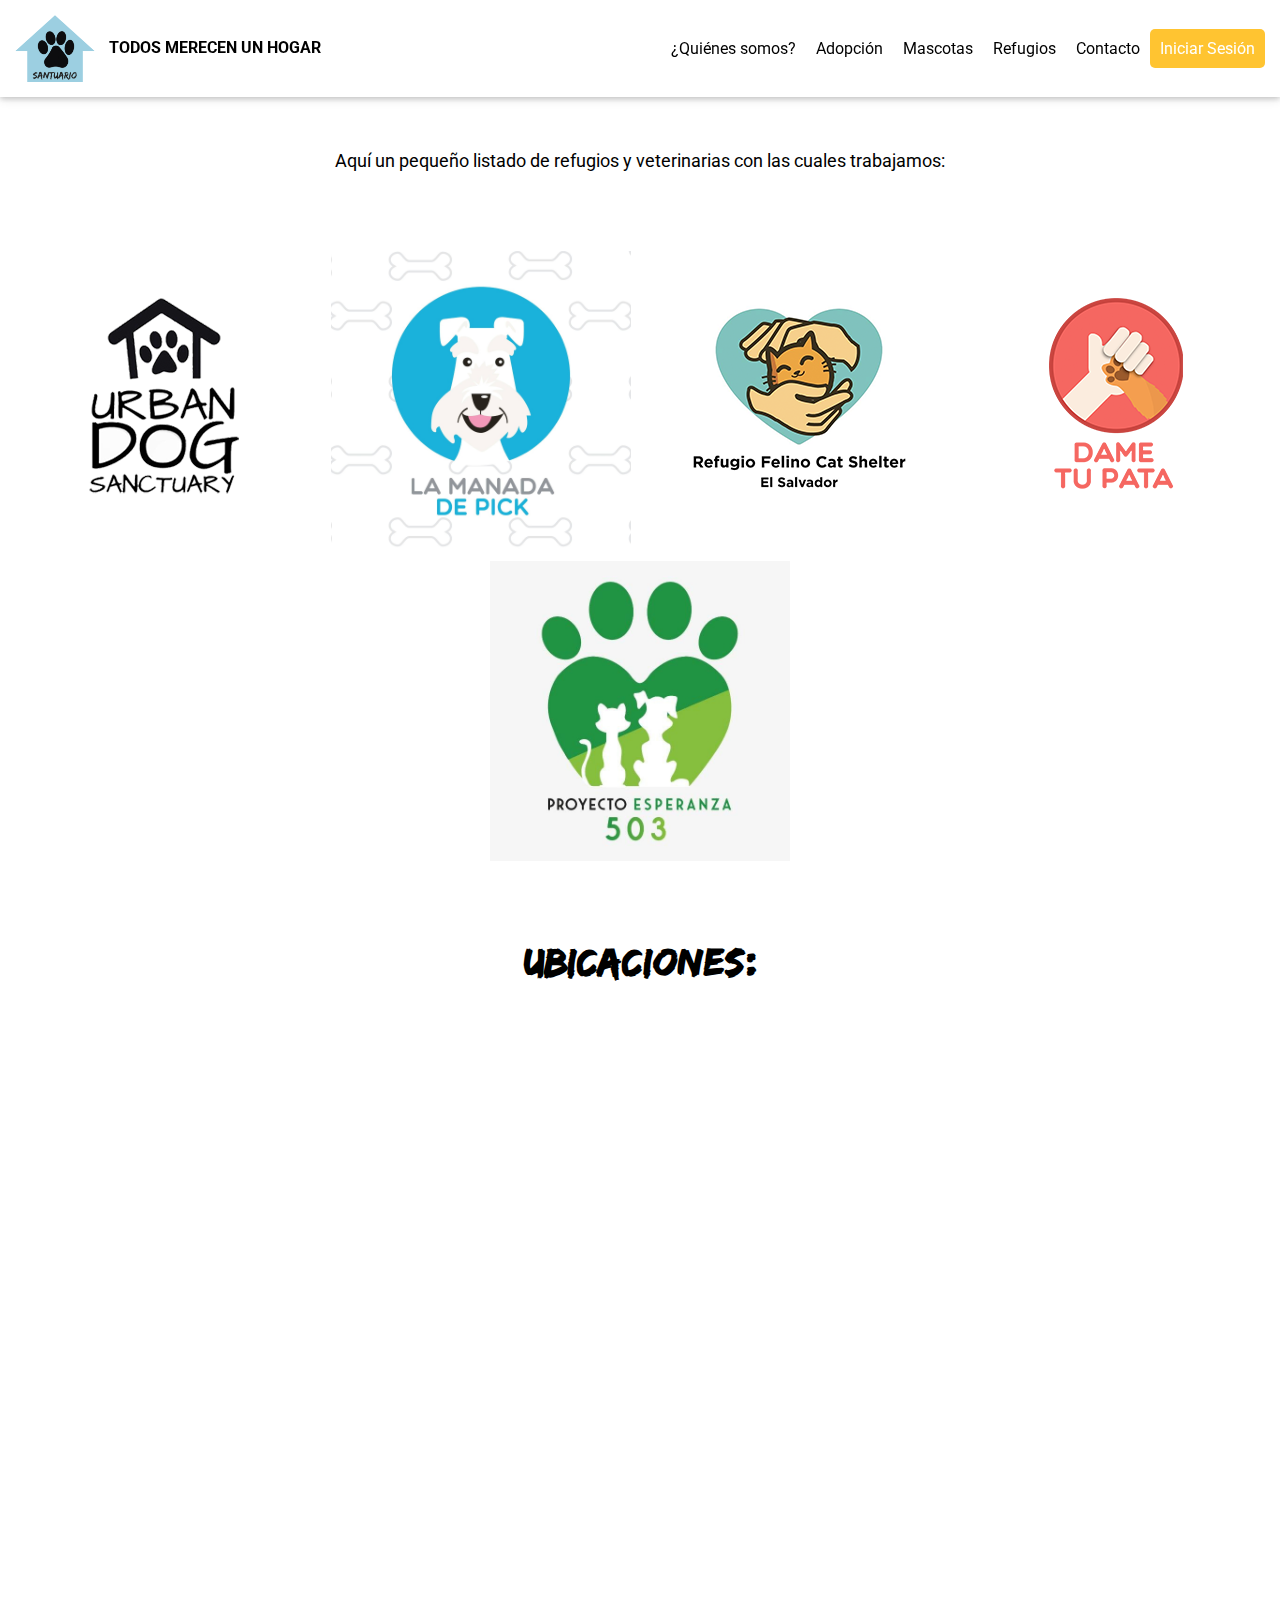
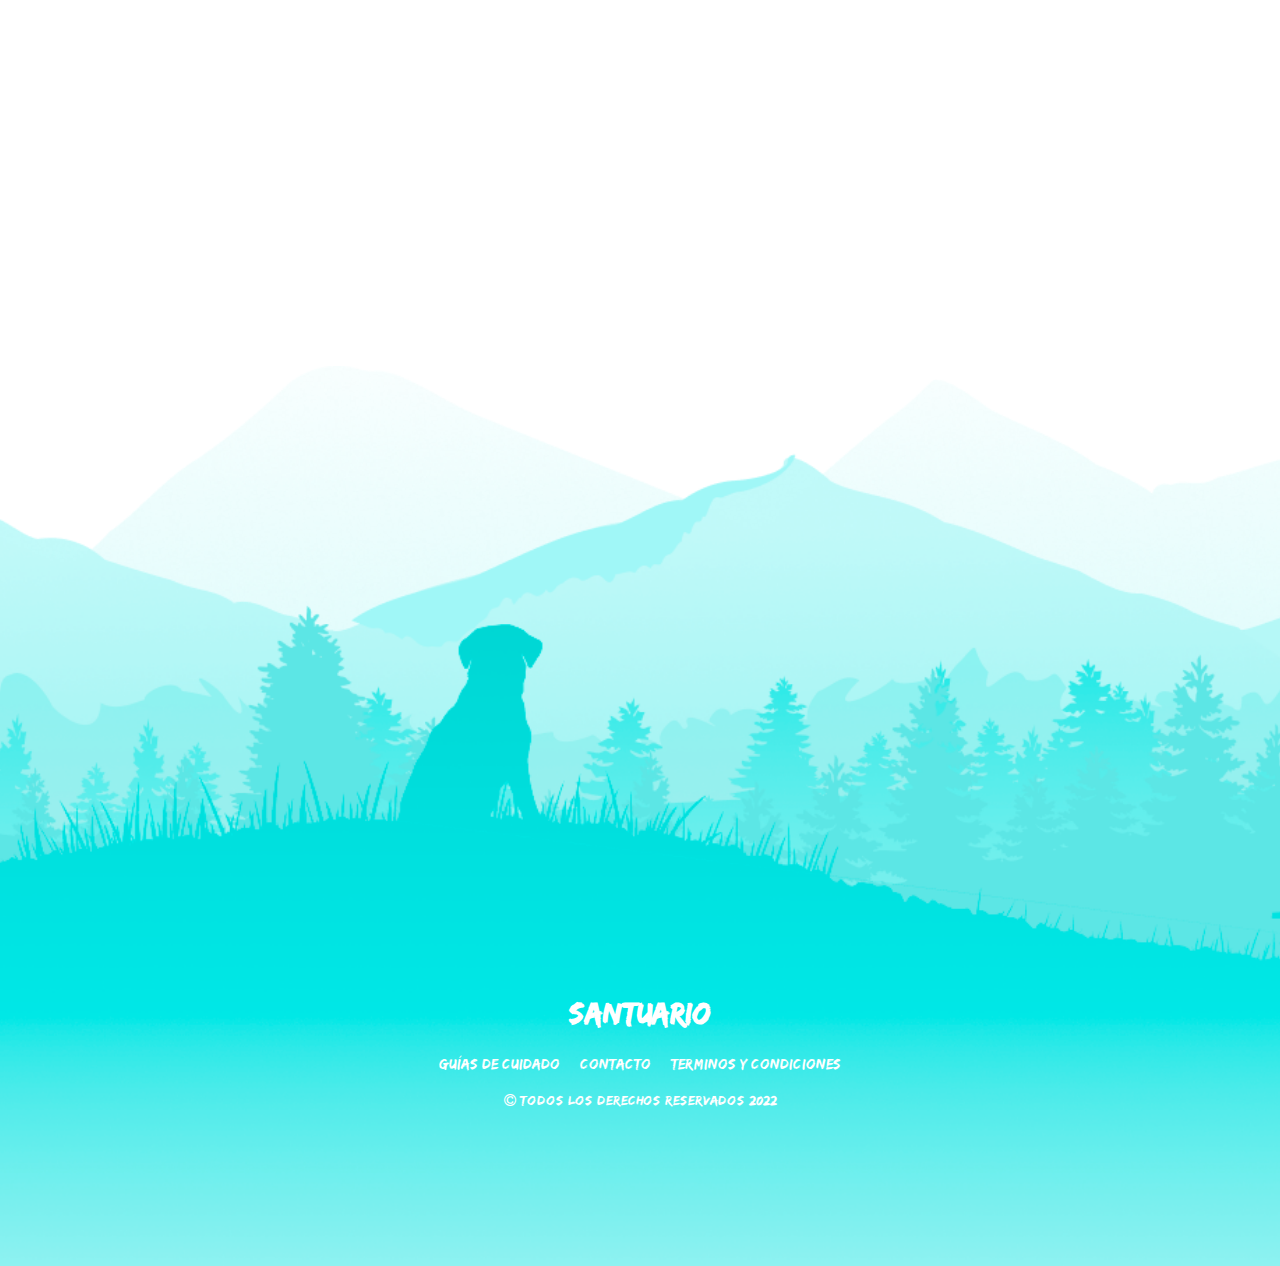
<file: Refugios.html>
<!DOCTYPE html>
<html lang="en">
<head>
    <meta charset="UTF-8">
    <meta http-equiv="X-UA-Compatible" content="IE=edge">
    <meta name="viewport" content="width=device-width, initial-scale=1.0">
    <title>Refugios</title>
    <link rel="stylesheet" href="css/Refugios.css">
    <link rel="stylesheet" href="css/header-footer.css">
    <link rel="stylesheet" href="https://cdnjs.cloudflare.com/ajax/libs/font-awesome/4.7.0/css/font-awesome.min.css">
</head>
<body>
    <script src="js/Refugios.js"></script>
    <header>
        <nav class="header__navbar">
            <div class="left">
                <a href="index.html" class="anchor-image"><img src="img/santuario.png"></a>
                <a href="formulario_adopcion.html" class="banner">TODOS MERECEN UN HOGAR</a>
            </div>
            <input type="checkbox" id="click">
            <label for="click" class="menu-btn">
                <i class="fa fa-bars"></i>
            </label>
            <ul class="right">
                <li><a href="quienes_somos.html">¿Quiénes somos?</a></li>
                <li><a href="adopcion.html">Adopción</a></li>
                <li><a href="listado_mascotas.html">Mascotas</a></li>
                <li><a href="refugios.html">Refugios</a></li>
                <li><a href="contactanos.html">Contacto</a></li>
                <li><a href="iniciar_sesion.html" class="loggin">Iniciar Sesión</a></li>
            </ul>
        </nav>
    </header>
    <main>
        <section class="portafolio">
            <h1 class="subtitulo__heroe">
                Aquí un pequeño listado de refugios y veterinarias con las cuales trabajamos:
            </h1>
            <div class="galeria">
                <div class="presentacion__foto">
                <img src="img/refugio_1.png" onclick="mostrarRef1()" alt="">
                </div>
                <div class="presentacion__foto">
                <img src="img/refugio_2.jpeg" onclick="mostrarRef2()" alt="">
                </div>
                <div class="presentacion__foto">
                <img src="img/refugio_3.png" onclick="mostrarRef3()" alt="">
                </div>
                <div class="presentacion__foto">
                <img src="img/refugio_4.png" onclick="mostrarRef4()" alt="">
                </div>
                <div class="presentacion__foto">
                <img src="img/refugio_5.jpeg" onclick="mostrarRef5()" alt="">
                </div>
            </div>
        </section>
        <section class="contenedor_sub_hereo">
            <div class="heroe__textos">
                <div class="texto_heroe">
                    <h1>Ubicaciones:</h1>
                </div>
                <div class="contenido_sub_heroe">
                    <iframe id="ocultar_ref1" class="ubicaciones_heroes" visible="false" src="https://www.google.com/maps/embed?pb=!1m18!1m12!1m3!1d3875.871396965435!2d-89.38305568472613!3d13.726234901582446!2m3!1f0!2f0!3f0!3m2!1i1024!2i768!4f13.1!3m3!1m2!1s0x8f63294d09efeb45%3A0xdc37cb4af555714a!2sUrban%20dog!5e0!3m2!1sen!2ssv!4v1636006374416!5m2!1sen!2ssv" 
                    width="1350" height="600" style="border:0;" allowfullscreen="" loading="lazy">
                    </iframe>
                    <iframe id="ocultar_ref2" class="ubicaciones_heroes" src="https://www.google.com/maps/embed?pb=!1m18!1m12!1m3!1d969.0639924507959!2d-89.23841362077464!3d13.702940952331616!2m3!1f0!2f0!3f0!3m2!1i1024!2i768!4f13.1!3m3!1m2!1s0x8f633022ce008321%3A0x1e609223b845185b!2s81%20Avenida%20Sur%209-31%2C%20San%20Salvador!5e0!3m2!1sen!2ssv!4v1636007278450!5m2!1sen!2ssv" 
                    width="1350" height="600" style="border:0;" allowfullscreen="" loading="lazy">
                    </iframe>
                    <iframe id="ocultar_ref3" class="ubicaciones_heroes" src="https://www.google.com/maps/embed?pb=!1m18!1m12!1m3!1d3876.240445079932!2d-89.14672783472624!3d13.703882052093117!2m3!1f0!2f0!3f0!3m2!1i1024!2i768!4f13.1!3m3!1m2!1s0x8f633713298fef73%3A0x1808963f19104a73!2sReparto%20Las%20Arboledas%2C%20San%20Salvador!5e0!3m2!1sen!2ssv!4v1636007416731!5m2!1sen!2ssv" 
                    width="1350" height="600" style="border:0;" allowfullscreen="" loading="lazy">
                    </iframe>
                    <iframe id="ocultar_ref4" class="ubicaciones_heroes" src="https://www.google.com/maps/embed?pb=!1m18!1m12!1m3!1d1937.0648319501458!2d-89.27182814185251!3d13.831251602011182!2m3!1f0!2f0!3f0!3m2!1i1024!2i768!4f13.1!3m3!1m2!1s0x8f63236609d1f33f%3A0x1ae6c5eb57711f60!2s7%C2%B0%20calle%20Pte.%2C%20Quezaltepeque!5e0!3m2!1sen!2ssv!4v1636007507281!5m2!1sen!2ssv" 
                    width="1350" height="600" style="border:0;" allowfullscreen="" loading="lazy">
                    </iframe>
                    <iframe id="ocultar_ref5" class="ubicaciones_heroes" src="https://www.google.com/maps/embed?pb=!1m18!1m12!1m3!1d3880.200918260951!2d-88.16745578472754!3d13.461708957575311!2m3!1f0!2f0!3f0!3m2!1i1024!2i768!4f13.1!3m3!1m2!1s0x8f7ad5f678536797%3A0xdd09a2bd68b8a916!2sC.%20metrocentro%2C%20San%20Miguel!5e0!3m2!1sen!2ssv!4v1636007623675!5m2!1sen!2ssv" 
                    width="1350" height="600" style="border:0;" allowfullscreen="" loading="lazy">
                    </iframe>
                </div>
            </div>
        </section>
        <section class="portafolio">
        </section>
    </main>
    <footer class="footer__container">
        <div class="footer__wrapper">
            <h1 class="footer__title">SANTUARIO</h1>
            <nav class="footer__navbar">
                <ul>
                    <li><a href="adopcion.html">GUÍAS DE CUIDADO</a></li>
                    <li><a href="contactanos.html">CONTACTO</a></li>
                    <li><a href="registrate.html">TERMINOS Y CONDICIONES</a></li>
                </ul>
            </nav>
            <p class="footer__copyright"><i class="fa fa-copyright"></i> TODOS LOS DERECHOS RESERVADOS 2022</P>
        </div>
    </footer>
</body>
</html>
</file>
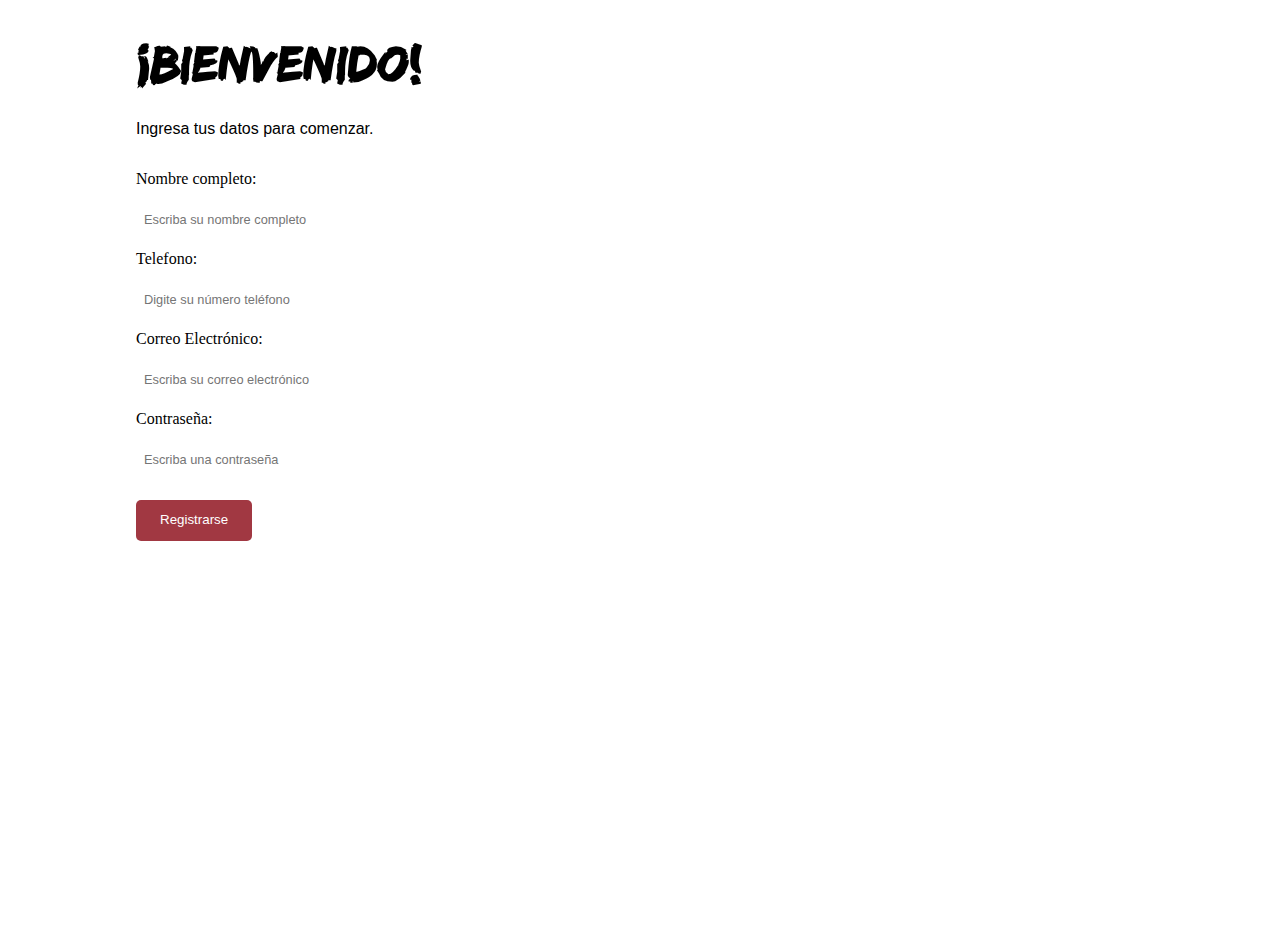
<file: registrate.html>
<!DOCTYPE html>
<html lang="es">

<head>
    <meta charset="UTF-8">
    <meta http-equiv="X-UA-Compatible" content="IE=edge">
    <meta name="viewport" content="width=device-width, initial-scale=1.0">
    <link rel="stylesheet" href="css/registrate.css">
    <title>Regístrate</title>
</head>

<body>
    <main>
        <!---Contenedor del formulario-->
        <div class="formulario">
            <!--Titulo de bienvenida-->
            <h1>¡Bienvenido!</h1>
            <!--Descripcion-->
            <p class="parrafo1">Ingresa tus datos para comenzar.</p>
            <!---Formulario-->
            <form action="">
                <!---Campo de nombre-->
                <label for="nombre">
                    <p class="texto">Nombre completo:</p>
                    <input type="text" class="form_input" placeholder="Escriba su nombre completo" required>
                </label>
                <!---Campo de numero telefonico-->
                <label for="teléfono">
                    <p class="texto">Telefono:</p>
                    <input type="number" class="form_input" placeholder="Digite su número teléfono" required>
                </label>
                <!---Campo de correo electronico-->
                <label for="correo">
                    <p class="texto">Correo Electrónico:</p>
                    <input type="email" class="form_input" placeholder="Escriba su correo electrónico" required>
                </label>
                <!---Campo de contrasena--->
                <label for="contrasena">
                    <p class="texto">Contraseña:</p>
                    <input type="text" class="form_input" placeholder="Escriba una contraseña" required>
                </label> <br> <br>
                <!---Boton de enviar-->
                <input type="submit" class="boton_enviar" value="Registrarse">
            </form>
        </div>
    </main>
</body>

</html>
</file>
<file: css/index.css>
/*tipografia roboto mono*/
@import url('https://fonts.googleapis.com/css2?family=Roboto+Mono:wght@300;400;700&display=swap');

/*tipografia roboto*/
@import url('https://fonts.googleapis.com/css2?family=Roboto:wght@300;400;700&display=swap');

/*Fuente Edo SZ*/
@font-face {
    font-family: 'Edo SZ';
    font-style: normal;
    font-weight: normal;
    src: local('Edo SZ'), url('../fonts/edosz.woff') format('woff');
    }

*{
    margin: 0;
    padding: 0;
    box-sizing: border-box;
}

header{
    width: 100%;
}

body{
    /*font-family: 'Roboto Mono', monospace; /*Roboto Mono*/
    /*font-family: 'Roboto', sans-serif; /*Roboto*/
    /*font-family: 'Edo SZ', normal; /*Edo SZ*/
    background-color: #fff;
}

.contenido_heroe{
    width: 100%;
    height: 100vh;
    background-image: url('../img/fondo_dog1.jpg');
    background-size: cover;
    background-position: center;
    position: relative;
    background-repeat: no-repeat;
    /*background-attachment: fixed; /*lo hace movil*/
}

.contenido_sub_heroe{
    width: 100%;
    height: 100vh;
    background-image: url('../img/fondo_dog2.jpg');
    background-size: cover;
    background-position: center;
    position: relative;
    background-repeat: no-repeat;
    /*background-attachment: fixed; /*lo hace movil*/
}

.contenedor_piePagina{
    width: 100%;
    height: 100vh;
    background-image: url('../img/footter.png');
    background-size: cover;
    background-position: center;
    position: relative;
    background-repeat: no-repeat;
    /*background-attachment: fixed; /*lo hace movil*/
}

.contenedor_aliado{
    display: flex;
    width: 100%;
    align-items: center;
    justify-content: center;
    flex-direction: row;
    text-align: center;
    margin-bottom: 0px;
}

.nav__items__foto{
    width: 8%;
}

.contenido_header{
    color: #000;
    font-weight: 700;
    text-decoration: none;
    margin-right: 10px;
    font-family: 'Roboto', sans-serif;
}

.contenido_aliado{
    margin-top: 25px;
    color: #000;
    font-weight: 700;
    text-decoration: none;
    margin-right: 20px;
    font-family: 'Roboto', sans-serif;
    font-size: 20px;
    width: 18%;
}

.nav__itemsderecha{
    margin-right: 400px;
}

.nav__items{
    border: 1px solid #ffc431;
    background: #ffc431;
    color: #fff;
    padding: 10px 15px;
    border-radius: 5px;
}

.aliado__correo{
    border: 1px solid #000;
    background: #9ccfe1;
    color: #000;
    padding: 10px 15px;
    border-radius: 5px;
}

.aliado__wap{
    border: 1px solid #000;
    background: #6eb5a5;
    color: #000;
    padding: 10px 15px;
    border-radius: 5px;
}

.texto_heroe{
    display: flex;
    height: 750px;
    width: 100%;
    align-items: center;
    justify-content: center;
    flex-direction: column;
    text-align: center;
    font-family: 'Roboto Mono', monospace;
}

.texto_heroe h1{
    font-size: 50px;
    color: #fff;
}

.titulo__piePagina{
    display: flex;
    height: 550px;
    width: 100%;
    align-items: flex-end;
    justify-content: center;
    flex-direction: row;
    font-family: 'Edo SZ', normal;
    color: #fff;
    font-size: 30px;
    margin-bottom: 25px;
}

.subtitulo__piePagina{
    display: flex;
    height: 50px;
    width: 100%;
    align-items: center;
    justify-content: center;
    flex-direction: row;
    font-family: 'Edo SZ', normal;
}

.piePagina__cta{
    margin-right: 30px;
}

.piePagina{
    display: flex;
    height: 50px;
    width: 100%;
    align-items: center;
    justify-content: center;
    flex-direction: row;
    font-family: 'Edo SZ', normal;
    color: #fff;
}

.heroe__cta{
    font-family: 'Roboto', sans-serif;
    margin-top: 50px;
    font-size: 25px;
    color: #fff;
    text-decoration: none;
    border: 1px solid #fff;
    border-radius: 10px;
    padding: 10px 15px;
}

.piePagina__cta{
    font-family: 'Edo SZ', normal;
    font-size: 15px;
    color: #fff;
    text-decoration: none;
    padding: 10px 15px;
}

main .subtitulo__heroe{
    display: flex;
    margin-top: 80px;
    margin-bottom: 80px;
    width: 100%;
    align-items: center;
    justify-content: center;
    flex-direction: column;
    text-align: center;
    font-family: 'Roboto', sans-serif;
}

main .subtitulo__equipo{
    display: flex;
    margin-top: 5px;
    margin-bottom: 5px;
    width: 100%;
    align-items: center;
    justify-content: center;
    flex-direction: column;
    text-align: center;
    font-family: 'Roboto', sans-serif;
    font-size: 20px;
}

.portafolio{
    margin-bottom: 100px;
}

.galeria{
    display: flex;
    justify-content: space-evenly;
    flex-wrap: wrap;
}

.presentacion__foto{
    width: 24%;
    margin-bottom: 10px;
    height: 350px;
    overflow: hidden;
    position: relative;
    cursor: pointer;
    box-shadow: 0 0 6px rgba(0, 0, 0, 0.5);
}

.presentacion__foto > img{
    width: 100%;
    height: 100%;
    object-fit: cover;
    display: block;
}

.presentacion__aliado{
    width: 50%;
    margin-bottom: 10px;
    height: 250px;
    overflow: hidden;
    position: relative;
}

.presentacion__aliado > img{
    width: 100%;
    height: 100%;
    object-fit: contain;
    display: block;
}

.portafolio p{
    padding-top: 5px;
}


/*responsive*/
@media screen and (max-width:1312px){
    .nav__itemsderecha{
        margin-right: 200px;
    }
}

@media screen and (max-width:1169px){
    .nav__itemsderecha{
        margin-right: 150px;
    }
    
    .contenido_header{
        font-size: 14px;
    }

    .contenido_aliado{
        font-size: 15px;
    }

}

@media screen and (max-width:950px){
    .contenido_header{
        font-size: 12px;
    }

    .contenido_heroe{
        background-position: center;
    }

    .contenido_sub_heroe{
        background-position: center;
    }

    .contenedor_piePagina{
        background-position: center;
    }

    .presentacion__foto{
        width: 48%;
    }

    .presentacion__aliado{
        width: 90%;
        height: 200px;
    }

    .contenedor_aliado{
        flex-direction: column;
        justify-content: center;
        align-items: center;
    }

    .contenido_aliado{
        width: 30%;
    }
}

@media screen and (max-width:850px){

    .nav__itemsderecha{
        margin-right: 50px;
    }
    
    .contenedor_aliado{
        flex-direction: column;
        justify-content: center;
        align-items: center;
    }
    
    .contenido_aliado{
        width: 30%;
    }
}

@media screen and (max-width:750px){

    .nav__itemsderecha{
        margin-right: 0;
    }

    .contenido_header{
        font-size: 11px;
        margin-right: 5px;
    }

    .nav__items{
        padding: 8px 13px;
    }

    .texto_heroe h1{
        font-size: 35px;
    }

    .heroe__cta{
        font-size: 25px;
    }
}

@media screen and (max-width:650px){

    .contenido_header{
        font-size: 10px;
    }

    .nav__items{
        padding: 7px 12px;
    }

    .presentacion__foto{
        width: 70%;
    }

    .presentacion__aliado{
        width: 70%;
        height: 150px;
    }

    .contenido_aliado{
        width: 40%;
    }
}

@media screen and (max-width:560px){

    .nav__itemsderecha{
        font-size: 3px;
        visibility: hidden;
    }

    .nav__items__foto{
        margin-right: 0;
    }

    .presentacion__foto{
        width: 99%;
    }

    .presentacion__aliado{
        width: 99%;
        height: 150px;
    }
}
</file>
<file: css/header-footer.css>
/*tipografia roboto mono*/
@import url('https://fonts.googleapis.com/css2?family=Roboto+Mono:wght@300;400;700&display=swap');

/*tipografia roboto*/
@import url('https://fonts.googleapis.com/css2?family=Roboto:wght@300;400;700&display=swap');

/*Fuente Edo SZ*/
@font-face {
    font-family: 'Edo SZ';
    font-style: normal;
    font-weight: normal;
    src: local('Edo SZ'), url('../fonts/edosz.woff') format('woff');
}

* {
    margin: 0;
    padding: 0;
    box-sizing: border-box;
}

/* HEADER SECTION */

header {
    position: relative;
    font-family: 'Roboto', sans-serif;
}

.header__navbar {
    width: 100%;
    position: fixed;
    top: 0;
    left: 0;
    z-index: 1;
    padding: 15px;
    display: flex;
    justify-content: space-between;
    background-color: white;
    box-shadow: 0 2px 5px 0 rgba(0,0,0,0.16),0 2px 10px 0 rgba(0,0,0,0.12);

}

.left img {
    width: 80px;
    vertical-align: middle;
}

.header__navbar .anchor-image {
    padding: 0;
}

.header__navbar a {
    padding: 10px;
    display: inline-block;
    color: black;
    text-decoration: none;
}

.header__navbar a:hover {
    color: #A13842;
}

.header__navbar ul {
    display: flex;
    align-items: center;
    list-style: none;
}

.header__navbar .loggin {
    background-color: #FFC431;
    border-radius: 5px;
    color: #FFFFFF;
}

.header__navbar .loggin:hover {
    background-color: #FFC531E0;
    color: #FFFBFB;
}

.header__navbar a.banner {
    font-weight: 700;
}

.header__navbar #click {
    display: none;
}

.header__navbar .menu-btn i {
    color: #000000;
    font-size: 18px;
    padding: 12px 24px;
    cursor: pointer;
    display: none;
}

/* FOOTER SECTION */

.footer__container{
    position: relative;
    width: 100%;
    height: 100vh;
    background-image: url('../img/footter.png');
    background-size: cover;
    background-position: center;
    position: relative;
    background-repeat: no-repeat;
}

.footer__wrapper {
    width: 95%;
    color: #fff;
    text-align: center;
    font-family: 'Edo SZ', normal;
    position: absolute;
    top: 70%;
    left: 50%;
    transform: translate(-50%);
}

.footer__title {
    font-size: 30px;
    padding-bottom: 15px;
}

.footer__navbar ul {
    list-style: none;
    display: flex;
    justify-content: center;
}

.footer__navbar a {
    font-size: 15px;
    color: #fff;
    display: inline-block;
    text-decoration: none;
    padding: 10px;
}

.footer__copyright {
    margin-top: 10px;
    font-size: 14px;
}

/* HEADER MEDIA QUERIES */
@media (max-width: 975px) {
    .header__navbar .menu-btn i {
        position: absolute;
        top: 50%;
        right: 0;
        transform: translateY(-50%);
        display: block;
    }
    #click:checked ~ .menu-btn i::before {
        content: "\f00d";
    }
    .header__navbar .right {
        position: fixed;
        top: 95px;
        left: -100%;
        flex-direction: column;
        background-color: whitesmoke;
        width: 100%;
    }
    #click:checked ~ .right {
        left: 0%;
    }
    .header__navbar .right li {
        width: 100%;
    }

    .header__navbar .right li a {
        width: 100%;
        text-align: center;
    }

    .header__navbar .loggin {
        border-radius: 0;
    }
    
    .header__navbar .right li .loggin:hover {
        background-color: #FFC531E0;
        color: #FFFBFB;
        }

    .header__navbar .right a:hover {
        background-color: #A13842;
        color: #FFFBFB;
    }
}

@media (max-width: 375px) {
    .header__navbar .left a.banner {
        display: none;
    }
}

/* FOOTER MEDIA QUERY */
@media (max-width: 420px) {
    .footer__navbar ul {
        flex-direction: column;
    }
}
</file>
<file: css/Dar_en_adopcion.css>
/*tipografia roboto mono*/
@import url('https://fonts.googleapis.com/css2?family=Roboto+Mono:wght@300;400;700&display=swap');

/*tipografia roboto*/
@import url('https://fonts.googleapis.com/css2?family=Roboto:wght@300;400;700&display=swap');

/*Fuente Edo SZ*/
@font-face {
    font-family: 'Edo SZ';
    src: url('../fuentes/edosz.ttf');
    }

:root{
    --background: linear-gradient(135deg, hsla(229, 76%, 66%, 0.185) 0%, hsla(270, 37%, 46%, 0) 100%);
    --boton-padding:20px 40px;
}
*{
  margin: 0;
  padding: 0;
  box-sizing: border-box;
}

body{
    font-family: 'Roboto Mono', monospace; /*Roboto Mono*/
    font-family: 'Roboto', sans-serif; /*Roboto*/
    *font-family: 'Edo SZ', normal; /*Edo SZ*/
    background-color: #fff;
}
body{
  font-family: 'EDO SZ';
  font-size: 1em;
}
.nav{
    display: flex;
    height: 100px;
    align-items: center;
    font-weight: 700;
    font-family: 'Roboto', sans-serif;
    justify-content: flex-end;
    margin-right: 10px;
}

.nav__items{
    color: #000;
    text-decoration: none;
    margin-right: 0px;
    padding: 10px 15px;
    font-weight: inherit;
}

.nav__items__foto{
    width: 12%;
}

.nav__items__iz{
    margin-right: 195px;
}

.nav__items-cta{
    border: 1px solid #ffc431;
    background: #ffc431;
    color: #fff;
    border-radius: 5px;
}
h2{
  text-align: center;
}
h3{
  text-align: center;
  font-family: 'Roboto';
  padding: 2%;
  margin:2%;
}
.container{
  margin-top: 150px;
}
.Formulario{
  width: 100%;
  height: 50%;
  text-align: center;
  font-family: Roboto;
  line-height: 1.5em;
}
.columna1{
  float: left;
  width: 45%;
}
.columna2{
  float: right;
  width: 45%;
}
.boton{
margin-top: 3%;

}
button{
  background-color: #a13842;
  color: #fff;
  width: 15%;
  height: 1cm;
  border: 0;
  border-radius: 0.5em;
}
.fondo{
    font-family: 'Edo SZ';
    color: #ffffff;
    margin-top: 0;
  }
  .contenedor_piePagina{
    width: 100%;
    height: 100vh;
    background-image: url('../img/footter.png');
    background-size: cover;
    background-position: center;
    position: relative;
    background-repeat: no-repeat;
    /*background-attachment: fixed; /*lo hace movil*/
  }
  .titulo__piePagina{
    display: flex;
    height: 450px;
    width: 100%;
    align-items: flex-end;
    justify-content: center;
    flex-direction: row;
    font-family: 'Edo SZ', normal;
    color: #fff;
    font-size: 30px;
    margin-bottom: 25px;
  }
  
  .subtitulo__piePagina{
    display: flex;
    height: 50px;
    width: 100%;
    align-items: center;
    justify-content: center;
    flex-direction: row;
    font-family: 'Edo SZ', normal;
  }
  
  .piePagina__cta{
    margin-right: 30px;
  }
  
  .piePagina{
    display: flex;
    height: 50px;
    width: 100%;
    align-items: center;
    justify-content: center;
    flex-direction: row;
    font-family: 'Edo SZ', normal;
    color: #fff;
  }
  
  .piePagina__cta{
    font-family: 'Edo SZ', normal;
    font-size: 15px;
    color: #fff;
    text-decoration: none;
    padding: 10px 15px;
  }
  /*responsive*/
  @media screen and (max-width:1312px){
    .nav__itemsderecha{
        margin-right: 200px;
    }
  }
  
  @media screen and (max-width:1169px){
    .nav__itemsderecha{
        margin-right: 150px;
    }
    
    .contenido_header{
        font-size: 14px;
    }
  }
  
  @media screen and (max-width:950px){
    .contenido_header{
        font-size: 12px;
    }
    .contenedor_piePagina{
        background-position: center;
    }
   
  }
  
  @media screen and (max-width:850px){
  
    .nav__itemsderecha{
        margin-right: 50px;
    }
  }
  
  @media screen and (max-width:750px){
  
    .nav__itemsderecha{
        margin-right: 0;
    }
  
    .contenido_header{
        font-size: 11px;
        margin-right: 5px;
    }
  
    .nav__items{
        padding: 8px 13px;
    }
  
  }
  
  @media screen and (max-width:650px){
  
    .contenido_header{
        font-size: 10px;
    }
  
    .nav__items{
        padding: 7px 12px;
    }
  }
  
  @media screen and (max-width:560px){
  
    .nav__itemsderecha{
        font-size: 3px;
        visibility: hidden;
    }
  
    .nav__items__foto{
        margin-right: 0;
    }
  
    
  }
</file>
<file: css/formulario_adopcion.css>
/*tipografia roboto mono*/
@import url("https://fonts.googleapis.com/css2?family=Roboto+Mono:wght@300;400;700&display=swap");

/*tipografia roboto*/
@import url("https://fonts.googleapis.com/css2?family=Roboto:wght@300;400;700&display=swap");

/*Fuente Edo SZ*/
@font-face {
    font-family: "Edo SZ";
    font-style: normal;
    font-weight: normal;
    src: local("Edo SZ"), url("../fonts/edosz.woff") format("woff");
}

* {
    margin: 0;
    padding: 0;
    box-sizing: border-box;
}

body {
    /*font-family: 'Roboto Mono', monospace; /*Roboto Mono*/
    /*font-family: 'Roboto', sans-serif; /*Roboto*/
    /*font-family: 'Edo SZ', normal; /*Edo SZ*/
    background-color: #fff;
}

/* MENÚ DE NAVEGACIÓN */

header {
    width: 100%;
}

.nav__items__foto {
    width: 8%;
}

.contenido_header {
    color: #000;
    font-weight: 700;
    text-decoration: none;
    margin-right: 10px;
    font-family: "Roboto", sans-serif;
}

.nav__itemsderecha {
    margin-right: 400px;
}

.nav__items {
    border: 1px solid #ffc431;
    background: #ffc431;
    color: #fff;
    padding: 10px 15px;
    border-radius: 5px;
}

/* FORMULARIO DE ADOPCIÓN */

.titulo {
    text-align: center;
    font-family: "Edo SZ", normal;
    font-weight: 400;
    font-size: 26px;
    padding: 12px 0;
    margin-top: 150px;
}

.titulo2 {
    text-align: center;
    font-family: "Edo SZ", normal;
    font-weight: 400;
    font-size: 20px;
    padding: 12px 0;
}

.formulario {
    width: 100%;
    height: 50%;
    text-align: center;
    font-family: Roboto;
    line-height: 1.5em;
}
.columna1 {
    float: left;
    width: 45%;
}
.columna2 {
    float: right;
    width: 45%;
}

.boton {
    text-align: center;
    margin-top: 50px;
}

.boton p {
    text-align: justify;
    font-family: "Roboto", sans-serif;
    font-weight: 400;
    font-size: 16px;
    padding: 0 50px;
}

button {
    font-family: "Edo SZ", normal;
    font-weight: 400;
    font-size: 22px;
    background-color: #a13842;
    color: #fff;
    width: 15%;
    height: 1cm;
    border: 0;
    border-radius: 0.5em;
}

/* FOOTER */

.contenedor_piePagina {
    width: 100%;
    height: auto;
    background-image: url("https://i.ibb.co/0c5z7MN/footter.png");
    background-size: cover;
    background-position: center;
    position: relative;
    background-repeat: no-repeat;
}

.titulo__piePagina {
    display: flex;
    height: 650px;
    width: 100%;
    align-items: flex-end;
    justify-content: center;
    flex-direction: row;
    font-family: "Edo SZ", normal;
    color: #fff;
    font-size: 30px;
    margin-bottom: 25px;
}

.subtitulo__piePagina {
    display: flex;
    height: 50px;
    width: 100%;
    align-items: center;
    justify-content: center;
    flex-direction: row;
    font-family: "Edo SZ", normal;
}

.piePagina__cta {
    font-family: "Edo SZ", normal;
    font-size: 15px;
    color: #fff;
    text-decoration: none;
    padding: 10px 15px;
    margin-right: 30px;
}

.piePagina {
    display: flex;
    height: 50px;
    width: 100%;
    align-items: center;
    justify-content: center;
    flex-direction: row;
    font-family: "Edo SZ", normal;
    color: #fff;
}

/* RESPONSIVE */
@media screen and (max-width: 1312px) {
    .nav__itemsderecha {
        margin-right: 200px;
    }
}

@media screen and (max-width: 1169px) {
    .nav__itemsderecha {
        margin-right: 150px;
    }

    .contenido_header {
        font-size: 14px;
    }
}

@media screen and (max-width: 950px) {
    .contenido_header {
        font-size: 12px;
    }
    .contenedor_piePagina {
        background-position: center;
    }
}

@media screen and (max-width: 850px) {
    .nav__itemsderecha {
        margin-right: 50px;
    }
}

@media screen and (max-width: 750px) {
    .nav__itemsderecha {
        margin-right: 0;
    }

    .contenido_header {
        font-size: 11px;
        margin-right: 5px;
    }

    .nav__items {
        padding: 8px 13px;
    }
}

@media screen and (max-width: 650px) {
    .contenido_header {
        font-size: 10px;
    }

    .nav__items {
        padding: 7px 12px;
    }
}

@media screen and (max-width: 560px) {
    .nav__itemsderecha {
        font-size: 3px;
        visibility: hidden;
    }

    .nav__items__foto {
        margin-right: 0;
    }
}
</file>
<file: css/splash.css>
/* The Loader */

#loader-wrapper {
  position: fixed;
  top: 0;
  left: 0;
  width: 100%;
  height: 100%;
  z-index: 10;
  overflow: hidden;
}

.no-js #loader-wrapper {
  display: none;
}

#loader {
  display: block;
  position: relative;
  left: 50%;
  top: 50%;
  width: 150px;
  height: 150px;
  margin: -75px 0 0 -75px;
  border-radius: 50%;
  border: 3px solid transparent;
  border-top-color: #16a085;
  animation: spin 1.7s linear infinite;
  z-index: 11;
}
  
#loader::before {
    content: "";
    position: absolute;
    top: 5px;
    left: 5px;
    right: 5px;
    bottom: 5px;
    border-radius: 50%;
    border: 3px solid transparent;
    border-top-color: #e74c3c;
    animation: spin-reverse .6s linear infinite;
  }

  #loader::after {
    content: "";
    position: absolute;
    top: 15px;
    left: 15px;
    right: 15px;
    bottom: 15px;
    border-radius: 50%;
    border: 3px solid transparent;
    border-top-color: #f9c922;
    animation: spin 1s linear infinite;
  }

@keyframes spin {
  0% {
    transform: rotate(0deg);
  }
  100% {
    transform: rotate(360deg);
  }
}

@keyframes spin-reverse {
    0% {
      transform: rotate(0deg);
    }
    100% {
      transform: rotate(-360deg);
    }
  }

#loader-wrapper .loader-section {
  position: fixed;
  top: 0;
  width: 51%;
  height: 100%;
  background: #fff;
  z-index: 10;
}

#loader-wrapper .loader-section.section-left {
  left: 0;
}

#loader-wrapper .loader-section.section-right {
  right: 0;
}

/* Loaded styles */

.loaded #loader-wrapper .loader-section.section-left {
  transform: translateX(-100%);
  transition: all 0.7s 0.3s cubic-bezier(0.645, 0.045, 0.355, 1.000);
}

.loaded #loader-wrapper .loader-section.section-right {
  transform: translateX(100%);
  transition: all 0.7s 0.3s cubic-bezier(0.645, 0.045, 0.355, 1.000);
}

.loaded #loader {
  opacity: 0;
  transition: all 0.3s ease-out;
}

.loaded #loader-wrapper {
  visibility: hidden;
  transform: translateY(-100%);
  transition: all 0.3s 1s ease-out;
}
</file>
<file: css/sesion.css>
* {
    margin: 0;
    padding: 0;
    box-sizing: border-box;
}

/*Contenedor del formulario y de los textos*/
.contenedor {
    /*Margenes*/
    margin: auto;
    width: 100%;

    /*Alineaciones*/
    align-items: center;
    text-align: center;

}

/*Mensaje H2*/
.encabezado {
    /*Fuente*/
    font-family: 'Edo SZ';
    font-style: normal;
    font-weight: normal;
    font-size: 48px;
    line-height: 55px;
}

body {
    /*Fuente*/
    font-family: 'Roboto', sans-serif;
    font-style: normal;
    font-weight: normal;
    font-size: 24px;
    line-height: 28px;

    /*Posicion*/
    float: left;
    display: flex;
    height: 100%;
    min-height: 100vh;

    /*Margenes*/
    padding: 100px 150px;

}

/*Clase para subtemas*/
.descripcion {
    /*Margenes*/
    margin-top: 20px;
    margin-bottom: 40px;
}

li {
    /*Quitando elementos representativos de la lista*/
    list-style: none;
}

/*Campos*/
.correo,
.contra {
    /*Margenes*/
    margin-bottom: 1em;
}

/*Degradado al placeholder de los campos*/
.campo::placeholder {
    color: rgba(196, 196, 196, 0.658);
}

.correo:active,
.contra:active {
    color: #808080;
}

button[type="submit"]:active {
    transform: scale(0.95);
}

/*Imagen de fondo*/
.fondo {
    /*Posicion*/
    width: 100%;
    height: 100%;
    top: 0;
    left: 0;
    position: fixed;
    z-index: -1;
}

/*Campos de usuaro y contraseña (Diseño)*/
.campo {
    /*Bordes*/
    border-radius: 8px;
    border-color: transparent;

    /*Fondo*/
    background: rgb(255, 255, 255);

    /*Texto*/
    text-align: center;
    font-size: 20px;

    /*Dimensiones*/
    width: 80%;
    height: 2em;


}

/*Formulario*/
.logueo {
    /*Margenes*/
    margin-bottom: 2em;
}

.boton {
    /*Margenes*/
    margin-top: 1.5em;
    margin-bottom: 7em;

    /*Texto*/
    color: rgb(255, 255, 255);
    text-align: center;
    font-size: 22px;
    line-height: 26px;

    /*Elemento boton*/
    background: #FFCF53;
    width: 250px;
    height: 50px;

    /*Borde del elemento boton*/
    border-radius: 8px;
    border-color: transparent;

}

/*Posar el cursor sobre el boton*/
.boton:hover {
    /*Margenes*/
    margin-top: 1.5em;
    margin-bottom: 7em;

    /*Texto*/
    color: rgb(255, 255, 255);
    text-align: center;
    font-size: 22px;
    line-height: 26px;

    /*Elemento boton*/
    background: #fcc231;
    width: 250px;
    height: 50px;

    /*Borde del elemento boton*/
    border-radius: 8px;
    border-color: transparent;
}

/*Enlaces 'a'*/
.enlace {
    color: #FFFF;
    text-decoration: none;
}

/*Posicionar el cursor en los enlaces*/
.enlace:hover {
    text-decoration: none;
    border-radius: 8px;
    background: #e2dfdf50;
}

/*Pie de pagina*/
.credito {
    /*Fuente*/
    font-family: 'Roboto', sans-serif;
    font-style: normal;
    font-weight: normal;
    font-size: 9px;

    /*Texto*/
    text-align: right;
    color: #FFFF;
    text-decoration: none;

    /*Posicion*/
    float: right;
    position: fixed;
    bottom: 0;
    right: 0;

}


@media (max-width:768px) {
    
    .credito{
        font-size: 4px;
    }
}

@media (max-width:480px) {
    body {
        padding: 30px 25px;
    }
    .credito{
        font-size: 4px;
    }
}
</file>
<file: css/font.css>
/*CSS para las fuentes del proyecto*/

/*Fuente Edo SZ*/
@font-face {
    font-family: 'Edo SZ';
    font-style: normal;
    font-weight: normal;
    src: local('Edo SZ'), url('../fonts/edosz.woff') format('woff');
    }

/*Fuente Roboto*/
@import url('https://fonts.googleapis.com/css2?family=Roboto&display=swap');
</file>
<file: css/quienes_somos.css>
/*tipografia roboto mono*/
@import url('https://fonts.googleapis.com/css2?family=Roboto+Mono:wght@300;400;700&display=swap');

/*tipografia roboto*/
@import url('https://fonts.googleapis.com/css2?family=Roboto:wght@300;400;700&display=swap');

/*Fuente Edo SZ*/
@font-face {
    font-family: 'Edo SZ';
    font-style: normal;
    font-weight: normal;
    src: local('Edo SZ'), url('../fonts/edosz.woff') format('woff');
    }

*{
    margin: 0;
    padding: 0;
    box-sizing: border-box;
}

main {
    margin-top: 97px;
}

.info-grid {
    display: grid;
    grid-template-columns: repeat(2, 1fr);
    grid-auto-rows: auto;
}

.info-grid .info {
    display: grid;
    align-content: center;
    padding: 20px 0;
}

.info__title {
    text-align: center;
    font-family: "Edo SZ", normal;
    font-weight: 400;
    font-size: 34px;
    padding-bottom: 20px;
}

.info__text {
    width: 85%;
    margin: 0 auto;
    text-align: justify;
    font-family: 'Roboto', sans-serif;
    font-size: 22px;
}

.info-grid .info__img {
    width: 100%;
    height: 100%;
    object-fit: fill;
}

.info--blue {
    background-color: #9CCFE1;
}

.info--green {
    background-color: #6EB5A5;
}

.info--red {
    background-color: #A13842;
}

@media (max-width: 950px) {
    .info__title {
        font-size: 26px;
    }
    .info__text {
        font-size: 16px;
    }
}

@media (max-width: 640px) {
    .info__title {
        font-size: 22px;
    }
    .info__text {
        font-size: 14px;
    }
}

@media (max-width: 550px) {
    .info-grid {
        grid-template-columns: 1fr;
        grid-auto-rows: 1fr;
    }
    .info__title {
        font-size: 26px;
    }
    .info__text {
        font-size: 16px;
    }
    .info--blue {
        order: 1;
    }
    .info-santuario__img {
        order: 2;
    }
    .info--green {
        order: 3;
    }
    .info-mascotas__img {
        order: 4;
    }
    .info--red {
        order: 5;
    }
    .info-historias__img {
        order: 6;
    }
}

@media (max-width: 350px) {
    .info__title {
        font-size: 22px;
    }
    .info__text {
        font-size: 14px;
    }
}
</file>
<file: css/basico.css>
/*tipografia roboto mono*/
@import url('https://fonts.googleapis.com/css2?family=Roboto+Mono:wght@300;400;700&display=swap');

/*tipografia roboto*/
@import url('https://fonts.googleapis.com/css2?family=Roboto:wght@300;400;700&display=swap');

/*Fuente Edo SZ*/
@font-face {
    font-family: 'Edo SZ';
    src: url('../fuentes/edosz.ttf');
    }

:root{
    --background: linear-gradient(135deg, hsla(229, 76%, 66%, 0.185) 0%, hsla(270, 37%, 46%, 0) 100%);
    --boton-padding:20px 40px;
}
*{
  margin: 0;
  padding: 0;
  box-sizing: border-box;
}

body{
    font-family: 'Roboto Mono', monospace; /*Roboto Mono*/
    font-family: 'Roboto', sans-serif; /*Roboto*/
    *font-family: 'Edo SZ', normal; /*Edo SZ*/
    background-color: #fff;
}
body{
  font-family: 'EDO SZ';
  font-size: 1em;
}
.nav{
    display: flex;
    height: 100px;
    align-items: center;
    font-weight: 700;
    font-family: 'Roboto', sans-serif;
    justify-content: flex-end;
    margin-right: 10px;
}

.nav__items{
    color: #000;
    text-decoration: none;
    margin-right: 0px;
    padding: 10px 15px;
    font-weight: inherit;
}

.nav__items__foto{
    width: 12%;
}

.nav__items__iz{
    margin-right: 195px;
}

.nav__items-cta{
    border: 1px solid #ffc431;
    background: #ffc431;
    color: #fff;
    border-radius: 5px;
}
h2{
  text-align: center;
}
h3{
  text-align: justify;
  font-family: 'Roboto';
  padding: 2%;
  margin:2%;
}
.tabla{
  padding: 0;
  border-collapse: collapse;
  border: 0;
  /* height: 100vh; */
  width: auto;
  margin: 0 auto;
  
    background-repeat: no-repeat;
    background-size: cover;
    /*background-attachment: fixed;*/ /*lo hace movil*/
    background-position: center;
    position: relative;
}
tr{
  
  height: 506px;
}
td{
  width: 25%;
  height: 506px;
}

.info1_foto{
  width: 100%;
  height: 506px;
  display: block;
}
.info2_foto{
  width: 100%;
  height: 506px;
  display: block;
}
.info3_foto{
  width: 100%;
  height: 506px;
  display: block;
}

#info1{
  background-color: #9CCFE1;
  width: 25%;
  height: 506px;
}
#info2{
  background-color: #6EB5A5;
  
  height: 506px;
}
#info3{
  background-color: #A13842;
  
  height: 506px;
}

.fondo{
  font-family: 'Edo SZ';
  color: #ffffff;
  margin-top: 0;
}
.contenedor_piePagina{
  width: 100%;
  height: 100vh;
  background-image: url('../img/footter.png');
  background-size: cover;
  background-position: center;
  position: relative;
  background-repeat: no-repeat;
  /*background-attachment: fixed; /*lo hace movil*/
}
.titulo__piePagina{
  display: flex;
  height: 550px;
  width: 100%;
  align-items: flex-end;
  justify-content: center;
  flex-direction: row;
  font-family: 'Edo SZ', normal;
  color: #fff;
  font-size: 30px;
  margin-bottom: 25px;
}

.subtitulo__piePagina{
  display: flex;
  height: 50px;
  width: 100%;
  align-items: center;
  justify-content: center;
  flex-direction: row;
  font-family: 'Edo SZ', normal;
}

.piePagina__cta{
  margin-right: 30px;
}

.piePagina{
  display: flex;
  height: 50px;
  width: 100%;
  align-items: center;
  justify-content: center;
  flex-direction: row;
  font-family: 'Edo SZ', normal;
  color: #fff;
}

.piePagina__cta{
  font-family: 'Edo SZ', normal;
  font-size: 15px;
  color: #fff;
  text-decoration: none;
  padding: 10px 15px;
}
/*responsive*/
@media screen and (max-width:1312px){
  .nav__itemsderecha{
      margin-right: 200px;
  }
}

@media screen and (max-width:1169px){
  .nav__itemsderecha{
      margin-right: 150px;
  }
  
  .contenido_header{
      font-size: 14px;
  }
}

@media screen and (max-width:950px){
  .contenido_header{
      font-size: 12px;
  }
td{
  width: 50%;
}
 .tabla{
   width: 50%;
   
 }
 
  .contenedor_piePagina{
      background-position: center;
  }
 
}

@media screen and (max-width:850px){

  .nav__itemsderecha{
      margin-right: 50px;
  }
}

@media screen and (max-width:750px){

  .nav__itemsderecha{
      margin-right: 0;
  }

  .contenido_header{
      font-size: 11px;
      margin-right: 5px;
  }

  .nav__items{
      padding: 8px 13px;
  }

}

@media screen and (max-width:650px){

  .contenido_header{
      font-size: 10px;
  }

  .nav__items{
      padding: 7px 12px;
  }
}

@media screen and (max-width:560px){

  .nav__itemsderecha{
      font-size: 3px;
      visibility: hidden;
  }

  .nav__items__foto{
      margin-right: 0;
  }

  
}
</file>
<file: css/Refugios.css>
/*tipografia roboto mono*/
@import url('https://fonts.googleapis.com/css2?family=Roboto+Mono:wght@300;400;700&display=swap');

/*tipografia roboto*/
@import url('https://fonts.googleapis.com/css2?family=Roboto:wght@300;400;700&display=swap');

/*Fuente Edo SZ*/
@font-face {
    font-family: 'Edo SZ';
    font-style: normal;
    font-weight: normal;
    src: local('Edo SZ'), url('../fonts/edosz.woff') format('woff');
    }

*{
    margin: 0;
    padding: 0;
    box-sizing: border-box;
}

#ocultar_ref2{
    display: none;
}

#ocultar_ref3{
    display: none;
}

#ocultar_ref4{
    display: none;
}

#ocultar_ref5{
    display: none;
}

header{
    width: 100%;
}

body{
    /*font-family: 'Roboto Mono', monospace; /*Roboto Mono*/
    /*font-family: 'Roboto', sans-serif; /*Roboto*/
    /*font-family: 'Edo SZ', normal; /*Edo SZ*/
    background-color: #fff;
}

.ubicaciones_heroes{
    display: flex;
    margin: auto;
    width: 100%;
    height: 85vh;
    position: relative;
}

.contenedor_piePagina{
    width: 100%;
    height: 100vh;
    background-image: url('../img/footter.png');
    background-size: cover;
    background-position: center;
    position: relative;
    background-repeat: no-repeat;
    /*background-attachment: fixed; /*lo hace movil*/
}

.contenedor_aliado{
    display: flex;
    width: 100%;
    align-items: center;
    justify-content: center;
    flex-direction: row;
    text-align: center;
    margin-bottom: 0px;
}

.nav__items__foto{
    width: 8%;
    cursor: pointer;
}

.contenido_header{
    color: #000;
    font-weight: 700;
    text-decoration: none;
    margin-right: 10px;
    font-family: 'Roboto', sans-serif;
}

.contenido_aliado{
    margin-top: 25px;
    color: #000;
    font-weight: 700;
    text-decoration: none;
    margin-right: 20px;
    font-family: 'Roboto', sans-serif;
    font-size: 20px;
    width: 18%;
}

.nav__itemsderecha{
    margin-right: 400px;
}

.nav__items{
    border: 1px solid #ffc431;
    background: #ffc431;
    color: #fff;
    padding: 10px 15px;
    border-radius: 5px;
}

.texto_heroe{
    display: flex;
    height: 180px;
    width: 100%;
    align-items: center;
    justify-content: center;
    flex-direction: column;
    text-align: center;
    font-family: 'Edo SZ', normal;
}

.texto_heroe h1{
    font-size: 40px;
    color: #000;
}

.titulo__piePagina{
    display: flex;
    height: 550px;
    width: 100%;
    align-items: flex-end;
    justify-content: center;
    flex-direction: row;
    font-family: 'Edo SZ', normal;
    color: #fff;
    font-size: 30px;
    margin-bottom: 25px;
}

.subtitulo__piePagina{
    display: flex;
    height: 50px;
    width: 100%;
    align-items: center;
    justify-content: center;
    flex-direction: row;
    font-family: 'Edo SZ', normal;
}

.piePagina__cta{
    margin-right: 30px;
}

.piePagina{
    display: flex;
    height: 50px;
    width: 100%;
    align-items: center;
    justify-content: center;
    flex-direction: row;
    font-family: 'Edo SZ', normal;
    color: #fff;
}

.piePagina__cta{
    font-family: 'Edo SZ', normal;
    font-size: 15px;
    color: #fff;
    text-decoration: none;
    padding: 10px 15px;
}

main .subtitulo__heroe{
    display: flex;
    margin-top: 0px;
    margin-bottom: 80px;
    width: 100%;
    align-items: center;
    justify-content: center;
    flex-direction: column;
    text-align: center;
    font-family: 'Roboto', sans-serif;
    font-size: 18px;
    font-weight: 400;
}

.portafolio{
    margin-top: 150px;
    margin-bottom: 0px;
}

.galeria{
    display: flex;
    justify-content: space-evenly;
    flex-wrap: wrap;
}

.presentacion__foto{
    width: 24%;
    margin-bottom: 10px;
    height: 300px;
    overflow: hidden;
    position: relative;
    cursor: pointer;
    
}

.presentacion__foto > img{
    width: 100%;
    height: 100%;
    object-fit: contain;
    display: block;
}

.portafolio p{
    padding-top: 5px;
}


/*responsive*/
@media screen and (max-width:1312px){
    .nav__itemsderecha{
        margin-right: 200px;
    }
}

@media screen and (max-width:1169px){
    .nav__itemsderecha{
        margin-right: 150px;
    }
    
    .contenido_header{
        font-size: 14px;
    }

    .contenido_aliado{
        font-size: 15px;
    }

}

@media screen and (max-width:950px){
    .contenido_header{
        font-size: 12px;
    }

    .contenedor_piePagina{
        background-position: center;
    }

    .presentacion__foto{
        width: 48%;
    }

    .presentacion__aliado{
        width: 90%;
        height: 200px;
    }

    .contenedor_aliado{
        flex-direction: column;
        justify-content: center;
        align-items: center;
    }

    .contenido_aliado{
        width: 30%;
    }
}

@media screen and (max-width:850px){

    .nav__itemsderecha{
        margin-right: 50px;
    }
    
    .contenedor_aliado{
        flex-direction: column;
        justify-content: center;
        align-items: center;
    }
    
    .contenido_aliado{
        width: 30%;
    }
}

@media screen and (max-width:750px){

    .nav__itemsderecha{
        margin-right: 0;
    }

    .contenido_header{
        font-size: 11px;
        margin-right: 5px;
    }

    .nav__items{
        padding: 8px 13px;
    }

    .texto_heroe h1{
        font-size: 35px;
    }

    .heroe__cta{
        font-size: 25px;
    }
}

@media screen and (max-width:650px){

    .contenido_header{
        font-size: 10px;
    }

    .nav__items{
        padding: 7px 12px;
    }

    .presentacion__foto{
        width: 70%;
    }

    .presentacion__aliado{
        width: 70%;
        height: 150px;
    }

    .contenido_aliado{
        width: 40%;
    }
}

@media screen and (max-width:560px){

    .nav__itemsderecha{
        font-size: 3px;
        visibility: hidden;
    }

    .nav__items__foto{
        margin-right: 0;
    }

    .presentacion__foto{
        width: 99%;
    }

    .presentacion__aliado{
        width: 99%;
        height: 150px;
    }
}
</file>
<file: css/registrate.css>
/*Declaración de funetes*/
@font-face {
    font-family: 'Edo SZ';
    src: url('../fuentes/edosz.ttf');
}

@import url('https://fonts.googleapis.com/css2?family=Roboto:wght@300&display=swap');

/*Imagen de fondo*/
body, html {
    background-image: url(https://i.ibb.co/vYmB8VC/front-view-of-beautiful-dog-with-copy-space-3.jpg);
    height: 100%;
    background-position: center center;
    background-repeat: no-repeat;
    background-attachment: fixed;
    background-size: cover;
}

/*Para pnatallas con un mínimo de 1200 pixeles*/
@media (min-width: 1200px) {

/*Titulo de bienvenida*/    
h1 {
    font-family: 'Edo SZ';
    font-size: 4vw;
    text-align: left;
}

/*Contenedor del formulario*/
.formulario {
    padding-left: 8em;
    padding-top: -1em;
}

/*Descripción*/
.parrafo1 {
    font-family: 'Roboto', sans-serif;
    text-align: left;

    /*Margenes*/
    padding-bottom: 1rem;
    margin-top: -0.5rem;
}

/*Boton de envío*/
.boton_enviar {
    /*Estilo*/

    background-color: #A13842;
    color: white;
    transition: all 0.5s;

    /*Borde del boton*/
    border-radius: 5px;
    border: none;
    border-bottom: 0.3rem solid transparent;
    
    /*Margenes*/
    margin-bottom: 3em;
    margin-top: -1em; 
    padding: 10px 24px;
    padding-top: 0.8rem;

}

/*Campos*/
.form_input {
  /*Estilo*/
  font-family: 'Roboto', sans-serif;
  color: #333;
  font-size: 0.8rem; 
  background-color: rgb(255, 255, 255);
  width: 30%;
  display: block;
  transition: all 0.3s;

  /*Margenes*/
  padding: 0.2rem 0.5rem;
  padding-top: 0.5rem;
  border-radius: 0.2rem;
  border: none;
  border-bottom: 0.3rem solid transparent;
  
}

}

/*Para pantallas con un máximo de 1024px*/
@media (max-width: 1024px) {
    /*Titulo de bienvenida*/
    h1 {
        font-family: 'Edo SZ';
        font-size: 4vw;
        text-align: left;
    }
    
    /*Contenedor del formulario*/
    .formulario {
        padding-left: 8em;
        padding-top: 8em;
    }
    
    /*Descripción*/
    .parrafo1 {
        /*Estilo*/
        font-family: 'Roboto', sans-serif;
        font-size: 1.6vw;
        text-align: left;

        /*Margenes*/
        padding-bottom: 1rem;
        margin-top: -0.5rem;
    }
    
    /*Titulo de los campos*/
    .texto {
        font-size: 1.6vw;
    }
    
    /*Botón de envío*/
    .boton_enviar {

        /*Estilo*/
        border-radius: 5px;
        background-color: #A13842;
        color: white;
        font-size: 1.4vw;
        transition: all 0.5s;

        /*Margenes*/
        padding: 10px 24px;
        padding-top: 1rem;
        margin-bottom: 3em;
        margin-top: 1em;

        /*Bordes*/
        border: none;
        border-bottom: 0.3rem solid transparent;
    }
    
    /*Campos*/
    .form_input {

      /*Estilo*/
      font-family: 'Roboto', sans-serif;
      color: #333;
      font-size: 1rem;
      background-color: rgb(255, 255, 255);
      width: 30%;
      display: block; 
      transition: all 0.3s;

      /*Margenes*/
      padding: 0.4rem 0.8rem;
      padding-top: 0.8rem;

      /*Borde*/
      border-radius: 0.2rem;
      border: none;
      border-bottom: 0.3rem solid transparent;
      
    }
}

/*Para pnatallas con un máximo de 992 pixeles*/
@media (max-width: 992px) and (orientation: landscape) {
    /*Titulo de bienvenida*/
    h1 {
        font-family: 'Edo SZ';
        font-size: 4vw;
        text-align: left;
    }
    
    /*Contenedor del formulario*/
    .formulario {
        padding-left: 6em;
        padding-top: 2em;
    }

    /*Titulos de los campos*/
    .texto {
        font-size: 1.4vw;
    }
    
    /*Descripción*/
    .parrafo1 {
        font-size: 1.5vw;
        font-family: 'Roboto', sans-serif;
        text-align: left;
        padding-bottom: 0.5rem;
        margin-top: -0.5rem;
    }
    
    /*Botón de envíar*/
    .boton_enviar {

        /*Estilo*/
        font-size: 1.2vw;
        background-color: #A13842;
        color: white;
        transition: all 0.5s;

        /*Margenes*/
        padding: 4px 10px;
        padding-top: 0.4rem;
        margin-bottom: 2em;
        margin-top: -1em;
        
        /*Borde*/
        border-radius: 5px;
        border: none;
        border-bottom: 0.3rem solid transparent;
    }
    
    /*Campos*/
    .form_input {

      /*Estilo*/
      font-family: 'Roboto', sans-serif;
      color: #333;
      font-size: 0.6rem; 
      width: 30%;
      display: block;
      transition: all 0.3s;

      /*Margenes*/
      padding: 0.2rem 0.5rem;
      padding-top: 0.5rem;

      /*Bordes*/
      border-radius: 0.2rem;
      background-color: rgb(255, 255, 255);
      border: none;
      border-bottom: 0.3rem solid transparent;
      
    }
}

/*Para pantallas con un máximo de 768 pixeles*/
@media (max-width: 768px) {
    /*Titulo de bienvenida*/
    h1 {
        font-family: 'Edo SZ';
        font-size: 8vw;
        text-align: left;
    }
    
    /*Contenedor del formulario*/
    .formulario {
        padding-left: 10em;
        padding-top: 10em;
    }

    /*Titulos de los campos*/
    .texto {
        font-size: 2.5vw;
        border-bottom: 1em;
    }
    
    /*Descripción*/
    .parrafo1 {
        /*Estilo*/
        font-family: 'Roboto', sans-serif;
        font-size: 2.5vw;
        text-align: left;

        /*Margenes*/
        padding-bottom: 0.5rem;
        margin-top: -0.5rem;
    }
    
    /*Boton de envía*/
    .boton_enviar {
        /*Estilo*/
        font-size: 1.7vw;
        background-color: #A13842;
        color: white;
        transition: all 0.5s;

        /*Margenes*/
        padding: 14px 40px;
        padding-top: 1.2rem;
        margin-bottom: 2em;
        margin-top: 1em;
        
        /*Borde*/
        border-radius: 5px;
        border: none;
        border-bottom: 0.3rem solid transparent;
    }
    
    /*Campos*/
    .form_input {
      /*Estilo*/
      font-family: 'Roboto', sans-serif;
      color: #333;
      font-size: 1.7vw; 
      background-color: rgb(255, 255, 255);
      display: block;
      transition: all 0.3s;
      width: 30%;

      /*Margenes*/
      padding: 0.5rem 0.10rem;
      padding-top: 0.8rem;
      padding-left: 1em;

      /*Borde*/
      border-radius: 0.2rem;
      border: none;
      border-bottom: 0.3rem solid transparent;
    }
}

/* Para pantallas con un máximo de 600 pixeles*/
@media (max-width: 600px) {
    /*Titulo de bienvenida*/
    h1 {
        font-family: 'Edo SZ';
        font-size: 8vw;
        text-align: left;
    }
    
    /*Contenedor del formulario*/
    .formulario {
        padding-left: 5em;
        padding-top: 7em;
    }

    /*Titulo de los campos*/
    .texto {
        font-size: 2.8vw;
        border-bottom: 1em;
    }
    
    /*Descripción*/
    .parrafo1 {
        /*Estilos*/
        font-family: 'Roboto', sans-serif;
        font-size: 2.8vw;
        text-align: left;

        /*Margenes*/
        padding-bottom: 0.5rem;
        margin-top: -0.5rem;
    }
    
    /*Boton de envío*/
    .boton_enviar {
        /*Estilos*/
        font-size: 2.5vw;
        color: white;
        transition: all 0.5s;
        background-color: #A13842;

        /*Margenes*/
        padding: 0.5em 3em;
        padding-top: 0.6rem;
        margin-bottom: 2em;
        margin-top: -1em;

        /*Borde*/
        border-radius: 5px;
        border: none;
        border-bottom: 0.3rem solid transparent;
        
    }
    /*Campo*/
    .form_input {
      /*Estilo*/
      font-family: 'Roboto', sans-serif;
      color: #333;
      font-size: 1.8vw; 
      background-color: rgb(255, 255, 255);
      width: 30%;
      display: block;
      transition: all 0.3s;

      /*Margenes*/
      padding: 0.4rem 2rem;
      padding-top: 0.7rem;
      padding-left: 2em;

      /*Borde*/
      border-radius: 0.2rem;
      border: none;
      border-bottom: 0.3rem solid transparent;
      
    }
}
</file>
